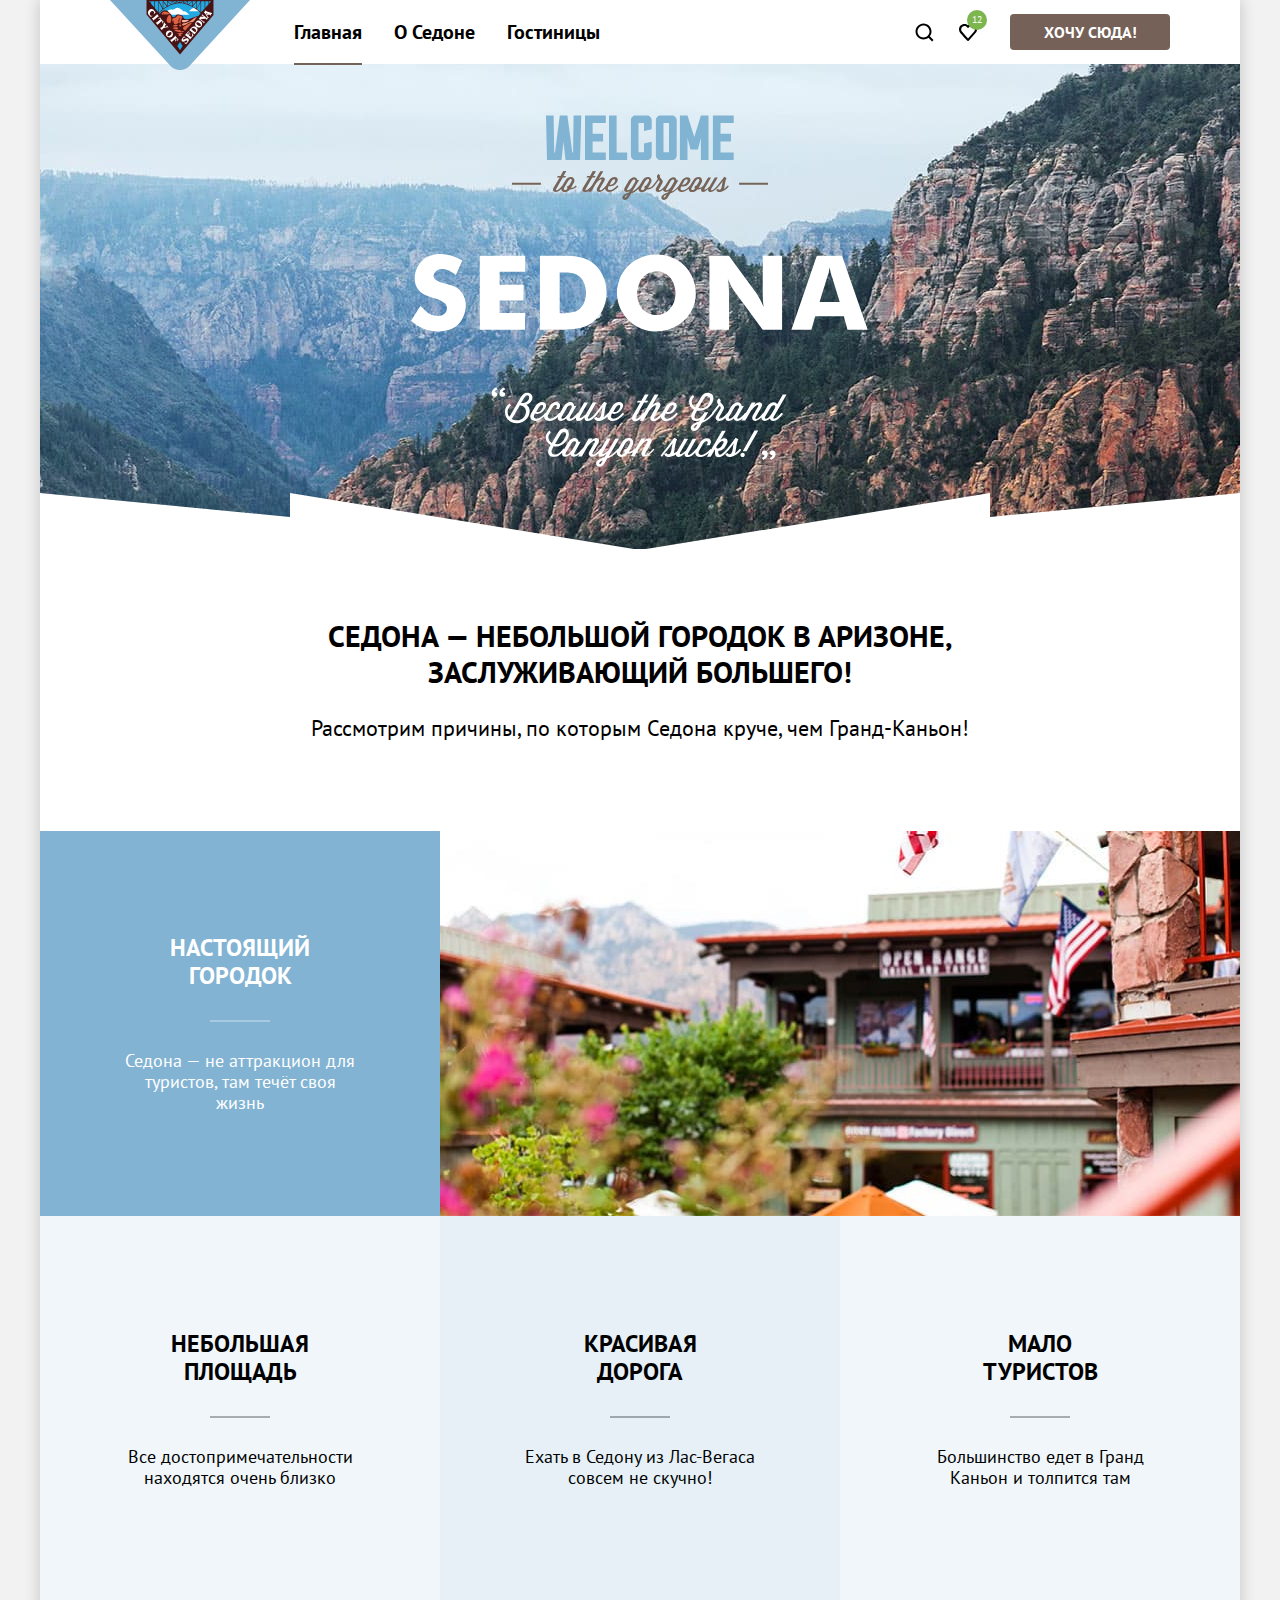
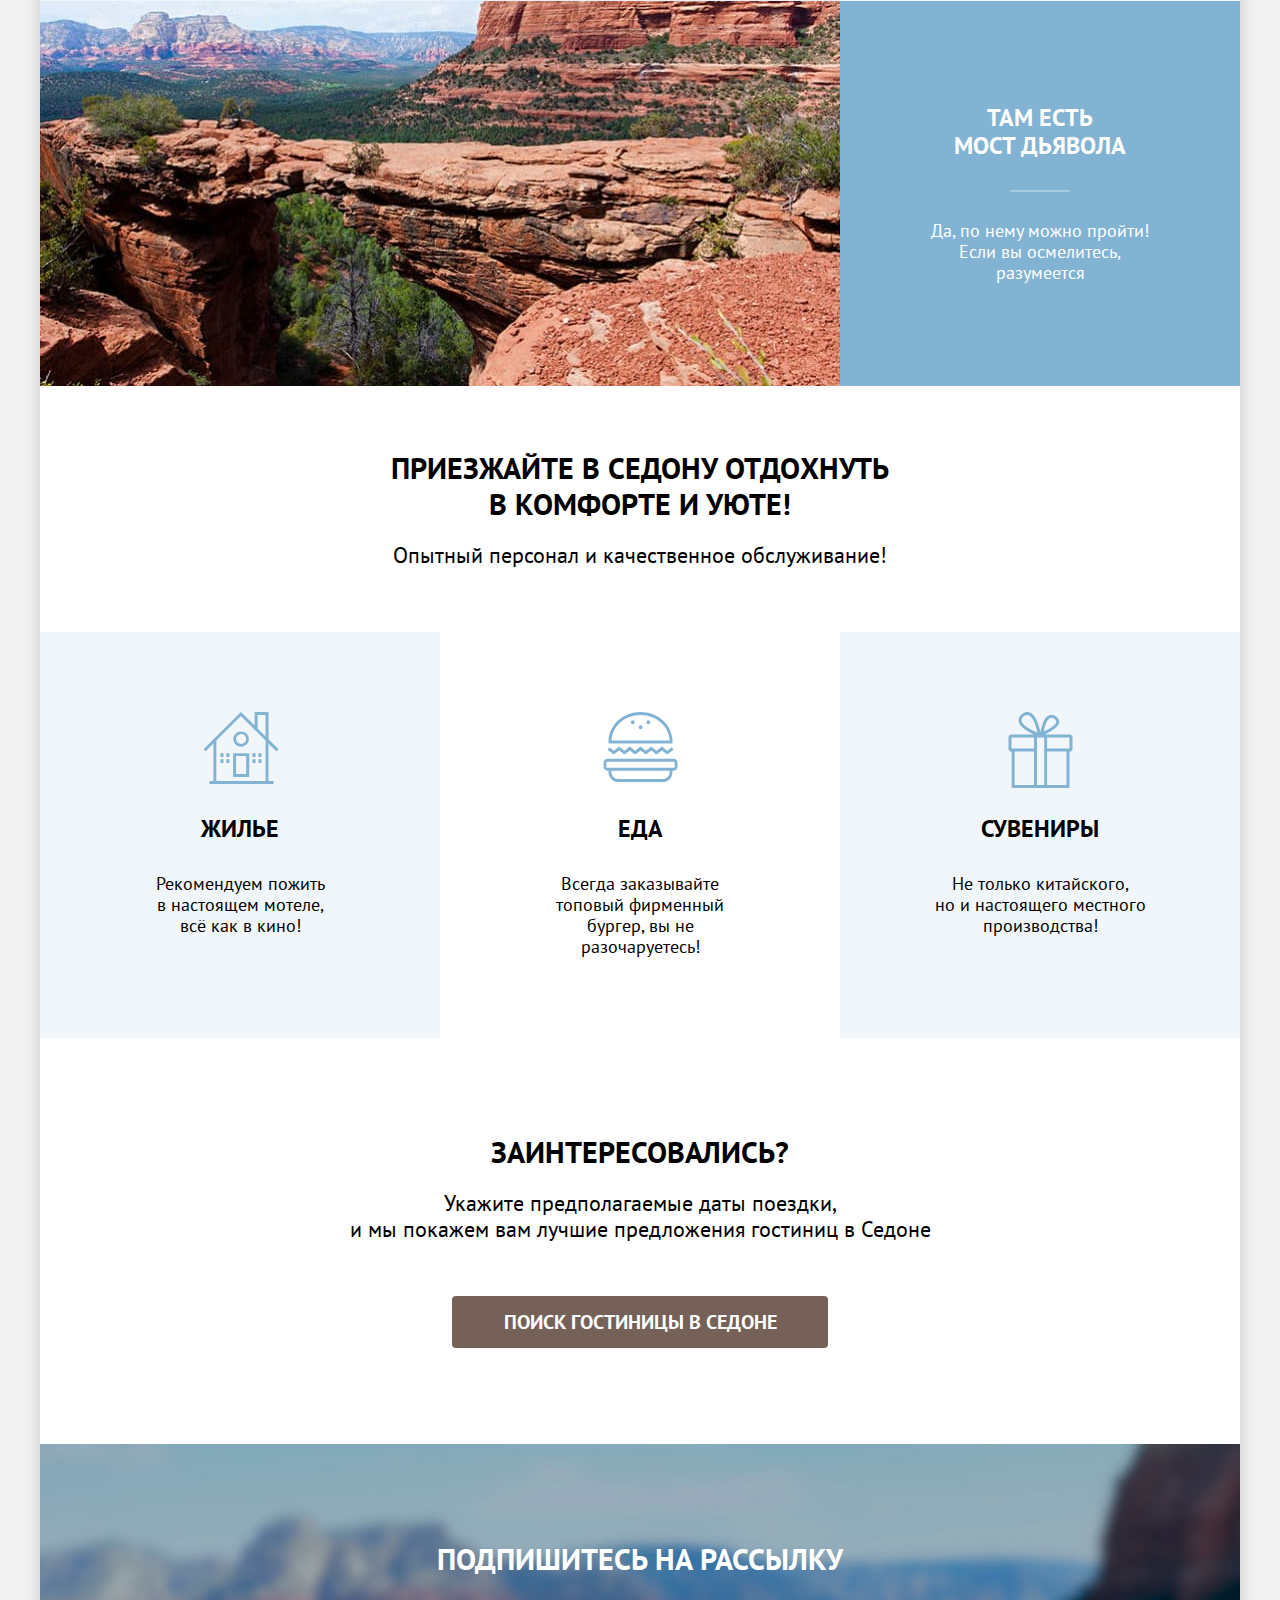
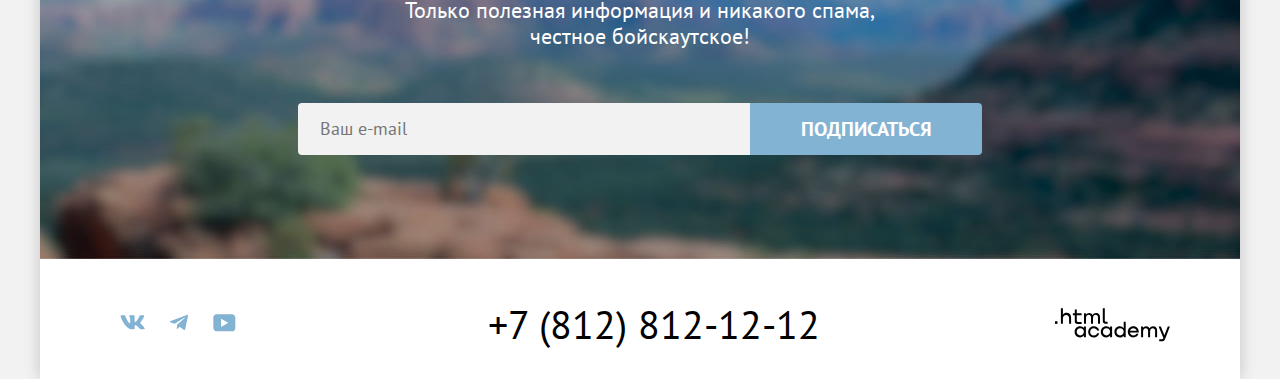
<file: index.html>
<!DOCTYPE html>
<html lang="ru">

  <head>
    <meta charset="utf-8">
    <title>HTML Academy: Седона</title>
    <link rel="stylesheet" href="styles/styles.css">
    <link rel="icon" type="image/png" sizes="32x32" href="images/favicon-32x32.png">
  </head>

  <body>
    <div class="container">
      <header class="page-header" data-test="header">
        <a aria-current="page" class="logo">
          <img class="logo-image" src="images/logo.svg" width="140" height="70" alt="логотип города Седона">
        </a>
        <nav>
          <ul class="navigation-list list-reset">
            <li class="navigation-item">
              <a class="navigation-link current">Главная</a>
            </li>
            <li class="navigation-item">
              <a class="navigation-link" href="about.html">О Седоне</a>
            </li>
            <li class="navigation-item">
              <a class="navigation-link" href="catalog.html">Гостиницы</a>
          </ul>
        </nav>
        <ul class="navigation-user list-reset">
          <li class="navigation-item">
            <a class="navigation-link-search" href="#">
              <svg class="navigation-image-search" width="20" height="20" viewBox="0 0 20 20" fill="none"
                xmlns="http://www.w3.org/2000/svg">
                <path
                  d="M19.5 18.0083L15.8 14.3287C16.8 13.0359 17.5 11.3453 17.5 9.4558C17.5 5.08011 13.9 1.5 9.5 1.5C5.1 1.5 1.5 5.17956 1.5 9.55525C1.5 13.9309 5.1 17.511 9.5 17.511C11.3 17.511 13 16.9144 14.4 15.8204L18.1 19.5L19.5 18.0083ZM9.5 15.5221C6.2 15.5221 3.5 12.837 3.5 9.55525C3.5 6.27348 6.2 3.5884 9.5 3.5884C12.8 3.5884 15.5 6.27348 15.5 9.55525C15.5 12.837 12.8 15.5221 9.5 15.5221Z" />
              </svg>
              <span class="visually-hidden">
                Поиск
              </span>
            </a>
          </li>
          <li class="navigation-item">
            <a class="navigation-link-likes" href="#">
              <svg class="navigation-image-likes" width="20" height="20" viewBox="0 0 20 20" fill="none"
                xmlns="http://www.w3.org/2000/svg">
                <path
                  d="M9.9 19C9.6 19 9.3 18.9 9.1 18.6C3.7 12.5 2.4 11.1 2.1 10.7C1.4 9.8 1 8.6 1 7.4C1 4.4 3.4 2 6.5 2C7.8 2 9 2.5 10 3.3C11 2.5 12.3 2 13.5 2C16.5 2 19 4.4 19 7.4C19 8.7 18.5 9.9 17.7 10.8L10.7 18.7C10.5 18.9 10.3 19 9.9 19ZM3.9 9.5C4.2 9.9 7.4 13.5 10 16.4L16.2 9.4C16.7 8.9 16.9 8.2 16.9 7.4C16.9 5.6 15.4 4.1 13.6 4.1C12.6 4.1 11.6 4.6 10.9 5.4C10.6 5.7 10.3 5.8 10 5.8C9.7 5.8 9.4 5.6 9.2 5.4C8.5 4.6 7.5 4.1 6.5 4.1C4.7 4.1 3.2 5.6 3.2 7.4C3.1 8.3 3.5 9 3.9 9.5C3.8 9.5 3.8 9.5 3.9 9.5Z" />
              </svg>
              <span class="visually-hidden">
                Отели в избранном
              </span>
              <span class="likes">12</span>
            </a>
          </li>
          <li class="navigation-item">
            <a class="navigation-link-button" href="#">Хочу сюда!</a>
          </li>
        </ul>
      </header>
      <main class="main-container main-index" data-test="main">
        <section class="hero" data-test="hero">
          <h1 class="visually-hidden">О городе Седона</h1>
          <figure class="hero-background">
            <img class="hero-image" src="images/hero-image.svg" width="458" height="352"
              alt="Welcome to the gorgeous Sedona because the Grand Canyon sucks">
          </figure>
        </section>
        <section class="advantages" data-test="advantages">
          <h2 class="advantages-title">Седона — небольшой городок в Аризоне, заслуживающий большего!</h2>
          <p class="advantages-description">Рассмотрим причины, по которым Седона круче, чем Гранд-Каньон!</p>
          <ul class="advantages-list list-reset">
            <li class="advantages-item advantages-item-full">
              <div class="advantages-item-box">
                <h3 class="advantages-item-title">Настоящий городок</h3>
                <p class="advantages-item-description">Седона — не аттракцион для туристов, там течёт своя жизнь</p>
              </div>
              <figure class="advantages-item-picture">
                <img class="advantages-photo-item" src="images/restorant.jpg" width="800" height="385"
                  alt="Ресторан в Седоне">
              </figure>
            </li>
            <li class="advantages-item advantages-item-light">
              <h3 class="advantages-item-title line-decoration">Небольшая площадь</h3>
              <p class="advantages-item-description">Все достопримечательности находятся очень близко</p>
            </li>
            <li class="advantages-item advantages-item-medium-light">
              <h3 class="advantages-item-title line-decoration">Красивая<br>дорога</h3>
              <p class="advantages-item-description">Ехать в Седону из Лас-Вегаса совсем не скучно!</p>
            </li>
            <li class="advantages-item advantages-item-light">
              <h3 class="advantages-item-title line-decoration">Мало<br>туристов</h3>
              <p class="advantages-item-description">Большинство едет в Гранд Каньон и толпится там</p>
            </li>
            <li class="advantages-item advantages-item-full advantages-item-reverse">
              <div class="advantages-item-box">
                <h3 class="advantages-item-title">Там есть<br>мост дьявола</h3>
                <p class="advantages-item-description">Да, по нему можно пройти! Если вы осмелитесь, разумеется</p>
              </div>
              <figure class="advantages-item-picture">
                <img class="advantages-photo-item" src="images/mountain.jpg" width="800" height="385"
                  alt="Горы в Седоне">
              </figure>
            </li>
          </ul>
        </section>
        <section class="services" data-test="service">
          <h2 class="services visually-hidden">Сервис</h2>
          <h3 class="services-title">Приезжайте в Седону отдохнуть<br>в комфорте и уюте!</h3>
          <p class="services-definition">Опытный персонал и качественное обслуживание!</p>
          <ul class="services-list list-reset">
            <li class="services-item house">
              <h4 class="services-name">Жилье</h4>
              <p class="services-description">Рекомендуем пожить<br>в настоящем мотеле,<br> всё как в кино!</p>
            </li>
            <li class="services-item light">
              <h4 class="services-name">Еда</h4>
              <p class="services-description">Всегда заказывайте<br>топовый фирменный бургер, вы не разочаруетесь!</p>
            </li>
            <li class="services-item souvenir">
              <h4 class="services-name">Сувениры</h4>
              <p class="services-description">Не только китайского,<br>но и настоящего местного производства!</p>
            </li>
          </ul>
        </section>
        <section class="search-hotels" data-test="search">
          <h2 class="search-hotels visually-hidden">Поиск Гостиниц</h2>
          <h3 class="search-title">Заинтересовались?</h3>
          <p class="search-description">Укажите предполагаемые даты поездки,<br>и мы покажем вам лучшие предложения
            гостиниц в Седоне</p>
          <a class="search-hotels-link" href="#">Поиск гостиницы в Седоне</a>
        </section>

        <section class="subscription subscription-photo">
          <div class="wrapper-subscription">
            <h2 class="subscription-title">Подпишитесь на рассылку</h2>
            <p class="subscription-description">Только полезная информация и никакого спама,<br> честное бойскаутское!
            </p>
            <form class="subscription-form" action="https://echo.htmlacademy.ru/" method="post">
              <label class="visually-hidden" for="subscription-email">Укажите ваш email</label>
              <input class="field" placeholder="Ваш e-mail" type="email" name="subscriber-email" id="subscription-email"
                required>
              <button class="button subscription-button" type="submit">Подписаться</button>
            </form>
          </div>
        </section>
      </main>
      <footer class="page-footer" data-test="footer">
        <h2 class="visually-hidden">Контакты</h2>
        <ul class="social-list list-reset">
          <li class="social-item">
            <a class="social-link" href="https://vk.com/htmlacademy">
              <span class="visually-hidden">Вконтакте</span>
              <svg class="social" width="25" height="15" viewBox="0 0 25 15" fill="none"
                xmlns="http://www.w3.org/2000/svg">
                <path fill-rule="evenodd" clip-rule="evenodd"
                  d="M24.1164 1.80445C24.2824 1.25845 24.1164 0.856445 23.3214 0.856445H20.6964C20.0284 0.856445 19.7204 1.20345 19.5534 1.58645C19.5534 1.58645 18.2184 4.78245 16.3274 6.85845C15.7154 7.46045 15.4374 7.65145 15.1034 7.65145C14.9364 7.65145 14.6854 7.46045 14.6854 6.91345V1.80445C14.6854 1.14845 14.5014 0.856445 13.9454 0.856445H9.81738C9.40038 0.856445 9.14938 1.16045 9.14938 1.44945C9.14938 2.07045 10.0954 2.21445 10.1924 3.96245V7.76045C10.1924 8.59345 10.0394 8.74444 9.70538 8.74444C8.81538 8.74444 6.65038 5.53345 5.36538 1.85945C5.11638 1.14445 4.86438 0.856445 4.19338 0.856445H1.56638C0.816382 0.856445 0.666382 1.20345 0.666382 1.58645C0.666382 2.26845 1.55638 5.65645 4.81138 10.1374C6.98138 13.1974 10.0364 14.8564 12.8194 14.8564C14.4884 14.8564 14.6944 14.4884 14.6944 13.8534V11.5404C14.6944 10.8034 14.8524 10.6564 15.3814 10.6564C15.7714 10.6564 16.4384 10.8484 17.9964 12.3234C19.7764 14.0724 20.0694 14.8564 21.0714 14.8564H23.6964C24.4464 14.8564 24.8224 14.4884 24.6064 13.7604C24.3684 13.0364 23.5184 11.9854 22.3914 10.7384C21.7794 10.0284 20.8614 9.26345 20.5824 8.88045C20.1934 8.38945 20.3044 8.17044 20.5824 7.73345C20.5824 7.73345 23.7824 3.30745 24.1154 1.80445H24.1164Z" />
              </svg>

            </a>

          </li>
          <li class="social-item">
            <a class="social-link" href="https://t.me/htmlacademy">
              <span class="visually-hidden">Телеграм</span>
              <svg class="social social-telegram" width="18" height="16" viewBox="0 0 18 16" fill="none"
                xmlns="http://www.w3.org/2000/svg">
                <path
                  d="M16.785 0.955705L0.840489 7.1042C-0.247661 7.54126 -0.241365 8.14828 0.640845 8.41897L4.73445 9.69597L14.2058 3.72014C14.6537 3.44766 15.0629 3.59424 14.7265 3.89281L7.05283 10.8183H7.05103L7.05283 10.8192L6.77045 15.0387C7.18413 15.0387 7.36669 14.8489 7.59871 14.625L9.58705 12.6915L13.7229 15.7464C14.4855 16.1664 15.0332 15.9506 15.2229 15.0405L17.9379 2.2453C18.2158 1.13107 17.5126 0.626562 16.785 0.955705Z" />
              </svg>

            </a>
          </li>
          <li class="social-item">
            <a class="social-link" href="https://www.youtube.com/user/htmlacademyru">
              <span class="visually-hidden">Ютуб</span>
              <svg class="social social-youtube" width="23" height="18" viewBox="0 0 23 18" fill="none"
                xmlns="http://www.w3.org/2000/svg">
                <path
                  d="M18.9402 0.356445H3.50738C1.64668 0.356445 0.333252 1.9502 0.333252 3.75645V13.8502C0.333252 15.7627 1.64668 17.3564 3.50738 17.3564H19.1591C20.8009 17.3564 22.3333 15.7627 22.3333 13.9564V3.75645C22.1143 1.9502 20.8009 0.356445 18.9402 0.356445ZM7.99494 12.8939V4.81894L15.3283 8.85645L7.99494 12.8939Z" />
              </svg>

            </a>

          </li>
        </ul>
        <a class="contacts-phone" href="tel:+78128121212">+7 (812) 812-12-12</a>
        <a class="htmlacademy-link" href="http://htmlacademy.ru"><span class="visually-hidden">.htmlacademy</span>
          <svg width="115" height="34" viewBox="0 0 115 34" fill="none" xmlns="http://www.w3.org/2000/svg">
            <path d="M0 13.2564V15.8564H2.5V13.2564H0Z" />
            <path
              d="M11.6 4.85645C10 4.85645 8.8 5.55645 8 6.55645H7.9V0.356445H5.9V15.8564H7.9V10.5564C7.9 8.45645 9.2 6.95645 11.2 6.95645C13 6.95645 14.1 8.35645 14.1 10.1564V15.8564H16.1V9.75644C16.2 6.75644 14.3 4.85645 11.6 4.85645Z" />
            <path
              d="M26.6 5.15645H21.8V1.45645H19.8V5.25645H17.9V7.25645H19.8V13.2564C19.8 14.9564 20.8 15.9564 22.5 15.9564H26.6V13.9564H22.9C22.2 13.9564 21.8 13.5564 21.8 12.8564V7.15645H26.6V5.15645Z" />
            <path
              d="M41.1 4.95645C39.5 4.95645 38.2 5.75644 37.6 7.05645H37.5C36.9 5.85645 35.7 4.95645 34.1 4.95645C32.7 4.95645 31.6 5.75645 31 6.75645H30.9V5.15645H29V15.7564H31V10.3564C31 8.35645 32 6.85645 33.6 6.85645C35.1 6.85645 36 7.85645 36 9.45645V15.7564H38V10.1564C38 7.75645 39.4 6.85645 40.6 6.85645C42.1 6.85645 43 7.85645 43 9.45645V15.7564H45V9.25644C45.1 6.75644 43.6 4.95645 41.1 4.95645Z" />
            <path
              d="M47.8 13.0564C47.8 14.7564 48.8 15.7564 50.6 15.7564H52.6V13.7564H50.9C50.2 13.7564 49.8 13.3564 49.8 12.6564V0.356445H47.8V13.0564Z" />
            <path
              d="M28.9 20.0564C28 18.9564 26.7 18.2564 25 18.2564C21.9 18.2564 19.6 20.5564 19.6 23.8564C19.6 27.1564 21.9 29.4564 25 29.4564C26.8 29.4564 28 28.6564 28.8 27.5564H28.9V29.1564H30.9V18.5564H28.9V20.0564ZM25.3 27.4564C23.1 27.4564 21.7 25.8564 21.7 23.8564C21.7 21.8564 23.1 20.2564 25.3 20.2564C27.5 20.2564 28.9 21.8564 28.9 23.8564C28.9 25.7564 27.5 27.4564 25.3 27.4564Z" />
            <path
              d="M44.2 22.3564C43.7 19.9564 41.6 18.2564 38.8 18.2564C35.4 18.2564 33.2 20.7564 33.2 23.8564C33.2 26.9564 35.4 29.4564 38.8 29.4564C41.6 29.4564 43.7 27.6564 44.2 25.2564H42.1C41.7 26.5564 40.4 27.5564 38.8 27.5564C36.6 27.5564 35.2 25.9564 35.2 23.9564C35.2 21.9564 36.6 20.3564 38.8 20.3564C40.4 20.3564 41.6 21.3564 42.1 22.5564H44.2V22.3564Z" />
            <path
              d="M55.1 20.0564C54.2 18.9564 52.9 18.2564 51.2 18.2564C48.1 18.2564 45.8 20.5564 45.8 23.8564C45.8 27.1564 48.1 29.4564 51.2 29.4564C53 29.4564 54.2 28.6564 55 27.5564H55.1V29.1564H57.1V18.5564H55.1V20.0564ZM51.5 27.4564C49.3 27.4564 47.9 25.8564 47.9 23.8564C47.9 21.8564 49.3 20.2564 51.5 20.2564C53.7 20.2564 55.1 21.8564 55.1 23.8564C55.1 25.7564 53.6 27.4564 51.5 27.4564Z" />
            <path
              d="M68.7 20.1564C67.8 19.0564 66.5 18.2564 64.8 18.2564C61.7 18.2564 59.4 20.5564 59.4 23.8564C59.4 27.1564 61.6 29.4564 64.8 29.4564C66.5 29.4564 67.8 28.6564 68.6 27.6564H68.7V29.1564H70.7V13.7564H68.7V20.1564ZM65.1 27.4564C62.9 27.4564 61.5 25.8564 61.5 23.8564C61.5 21.8564 62.9 20.2564 65.1 20.2564C67.3 20.2564 68.7 21.8564 68.7 23.8564C68.6 25.8564 67.2 27.4564 65.1 27.4564Z" />
            <path
              d="M78.3 18.2564C75 18.2564 72.8 20.7564 72.8 23.8564C72.8 26.8564 74.9 29.4564 78.3 29.4564C80.8 29.4564 82.8 28.1564 83.5 25.8564H81.4C80.9 26.8564 79.8 27.4564 78.4 27.4564C76.5 27.4564 75.1 26.1564 75 24.5564H83.8C84 20.9564 81.8 18.2564 78.3 18.2564ZM78.3 20.1564C80 20.1564 81.3 21.1564 81.6 22.7564H75.1C75.4 21.2564 76.6 20.1564 78.3 20.1564Z" />
            <path
              d="M98.2 18.2564C96.6 18.2564 95.3 19.0564 94.6 20.2564H94.5C93.9 19.0564 92.7 18.2564 91.1 18.2564C89.7 18.2564 88.6 18.9564 88 20.0564V18.5564H86.1V29.1564H88.1V23.7564C88.1 21.7564 89.1 20.3564 90.7 20.2564C92.2 20.2564 93.1 21.2564 93.1 22.8564V29.1564H95.1V23.5564C95.1 21.1564 96.5 20.2564 97.7 20.2564C99.2 20.2564 100.1 21.2564 100.1 22.8564V29.1564H102.1V22.6564C102.2 20.0564 100.7 18.2564 98.2 18.2564Z" />
            <path
              d="M109.4 27.3564L105.8 18.4564H103.6L108.4 30.0564C108.1 30.9564 107.7 31.2564 106.7 31.2564H104.2V33.2564H106.7C108.5 33.2564 109.5 32.4564 110.2 30.6564L114.9 18.4564H112.8L109.4 27.3564Z" />
          </svg>
        </a>
      </footer>
      <div class="modal-shadow">
        <div class="modal-container" data-test="modal">
          <div class="modal modal-auth">
            <button class="modal-close-button" type="button">
              <span class="visually-hidden">Закрыть</span>
            </button>
            <section class="modal-content">
              <h2 class="modal-title">Поиск гостиницы в Седоне</h2>
              <form class="form search-form" action="https://echo.htmlacademy.ru/" method="post">
                <div class="form-row">
                  <label class="search-form-label" for="search-date-from">
                    <span class="search-text">Дата заезда:</span>
                  </label>
                  <div class="search-form-container date-from">
                    <div class="wrapper-modal-container">
                      <input class="controls-modal modal-date-from" id="search-date-from" name="modal-date-from"
                        type="text" value="27 апреля 2020" placeholder="Укажите дату" required>
                    </div>
                    <p class="date-from-error">Мы не можем отправить вас в прошлое.</p>
                  </div>
                </div>
                <div class="form-row">
                  <label class="search-form-label" for="search-date-to">
                    <span class="search-text">Дата выезда:</span>
                  </label>
                  <div class="search-form-container date-to">
                    <div class="wrapper-modal-container">
                      <input class="controls-modal modal-date-to" id="search-date-to" name="modal-date-to" type="text"
                        value="1 сентября 2023" placeholder="Укажите дату">
                    </div>
                    <p class="date-to-success">На эти даты есть свободные номера. Пока есть.</p>
                  </div>
                </div>
                <div class="form-group">
                  <div class="form-row">
                    <label class="adults-check" for="check-adults">
                      <span class="adults-text">Взрослые:</span>
                    </label>
                    <div class="container-check adults">
                      <button class="modal-count" type="button">
                        <span class="visually-hidden">Меньше взрослых</span>
                        <svg class="icon-minus" width="14" height="2" viewBox="0 0 14 2" fill="none"
                          xmlns="http://www.w3.org/2000/svg">
                          <path d="M0 0L0 2L14 2V0L0 0Z" />
                        </svg>
                      </button>
                      <input class="input-adults" id="check-adults" name="count-adults" type="number" value="2"
                        required>
                      <button class="modal-count" type="button">
                        <span class="visually-hidden">Больше взрослых</span>
                        <svg width="14" height="14" viewBox="0 0 14 14" fill="none" xmlns="http://www.w3.org/2000/svg">
                          <path d="M14 6H8V0H6V6H0V8H6V14H8V8H14V6Z" />
                        </svg>
                      </button>
                    </div>
                  </div>
                  <div class="form-row">
                    <label class="children-check" for="check-children">
                      <span class="children-text">Дети:</span>
                    </label>
                    <div class="tooltip">
                      <button class="tooltip-icon">
                        <svg width="2" height="12" viewBox="0 0 2 12" fill="none" xmlns="http://www.w3.org/2000/svg">
                          <path fill-rule="evenodd" clip-rule="evenodd" d="M0 0H2V2H0V0ZM2 12H0V3H2V12Z" fill="white" />
                        </svg>
                      </button>
                      <span class="tooltip-body">
                        Укажите количество детей, которые будут с вами, возраст которых от 6 до 18 лет. Дети до 6 лет
                        размещаются бесплатно.
                      </span>
                    </div>
                    <div class="container-check children">
                      <button class="modal-count" type="button">
                        <span class="visually-hidden">Меньше детей</span>
                        <svg class="icon-minus" width="14" height="2" viewBox="0 0 14 2" fill="none"
                          xmlns="http://www.w3.org/2000/svg">
                          <path d="M0 0L0 2L14 2V0L0 0Z" />
                        </svg>
                      </button>
                      <input class="input-children" id="check-children" name="count-children" type="number" value="2">
                      <button class="modal-count" type="button">
                        <span class="visually-hidden">Больше детей</span>
                        <svg width="14" height="14" viewBox="0 0 14 14" fill="none" xmlns="http://www.w3.org/2000/svg">
                          <path d="M14 6H8V0H6V6H0V8H6V14H8V8H14V6Z" />
                        </svg>
                      </button>
                    </div>
                  </div>
                </div>
                <button class="modal-submit" type="submit">Найти</button>
              </form>
            </section>
          </div>
        </div>
      </div>
    </div>
  </body>

</html>
</file>
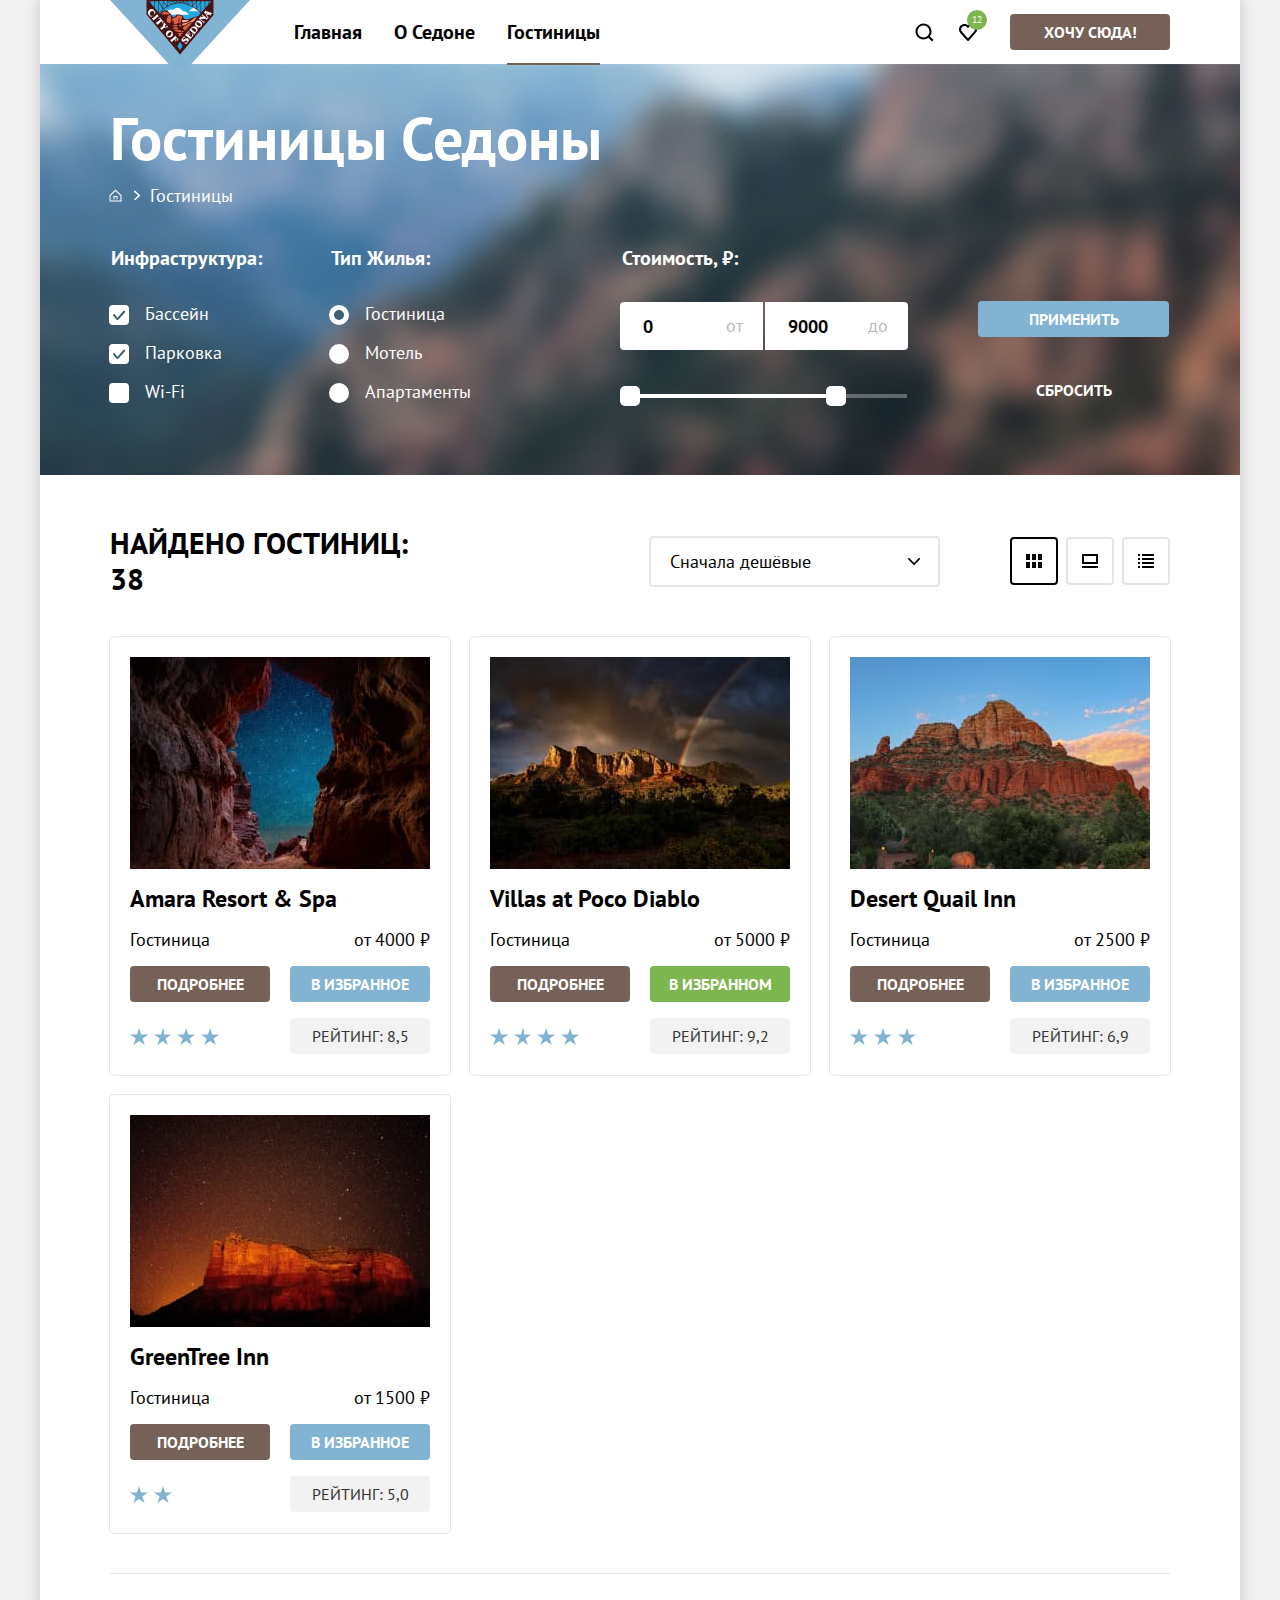
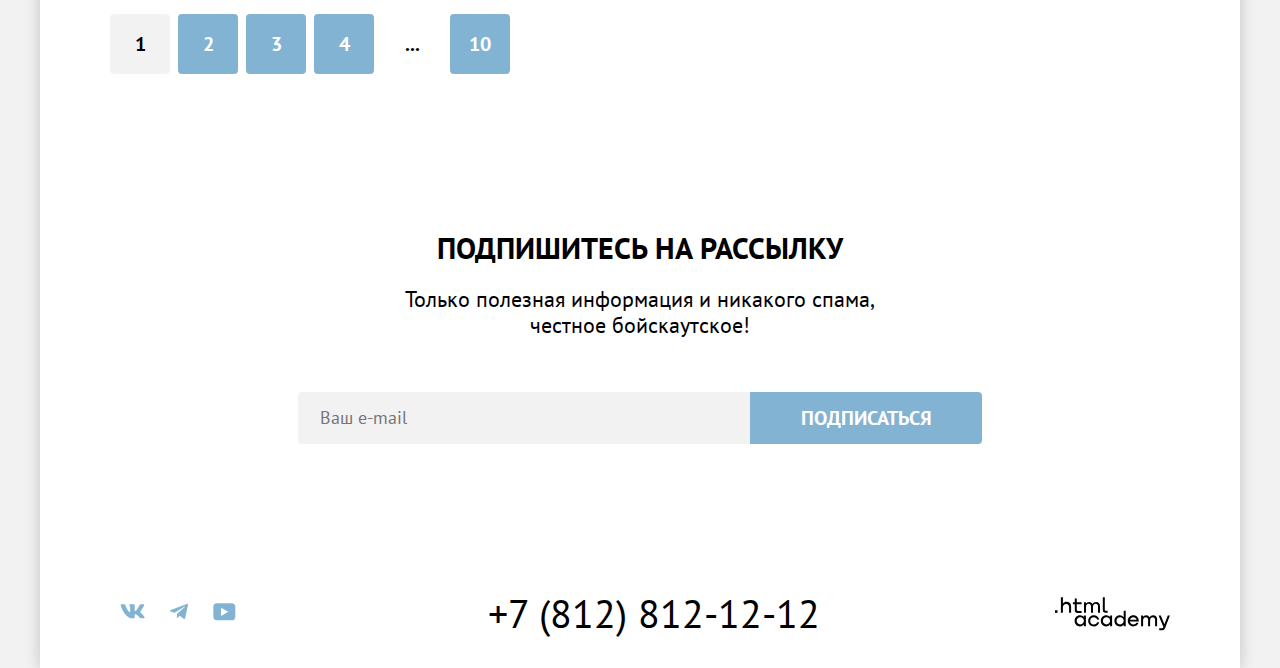
<file: catalog.html>
<!DOCTYPE html>
<html lang="ru">

  <head>
    <meta charset="utf-8">
    <title>HTML Academy: Седона</title>
    <link rel="stylesheet" href="styles/styles.css">
    <link rel="icon" type="image/png" sizes="32x32" href="images/favicon-32x32.png">
  </head>

  <body>
    <div class="container">
      <header class="page-header" data-test="header">
        <a aria-current="page" class="logo">
          <img class="logo-image" src="images/logo.svg" width="140" height="70" alt="логотип города Седона">
        </a>
        <nav>
          <ul class="navigation-list list-reset">
            <li class="navigation-item">
              <a class="navigation-link" href="index.html">Главная</a>
            </li>
            <li class="navigation-item">
              <a class="navigation-link" href="about.html">О Седоне</a>
            </li>
            <li class="navigation-item">
              <a class="navigation-link current">Гостиницы</a>
          </ul>
        </nav>
        <ul class="navigation-user list-reset">
          <li class="navigation-item">
            <a class="navigation-link-search" href="#">
              <svg class="navigation-image-search" width="20" height="20" viewBox="0 0 20 20" fill="none"
                xmlns="http://www.w3.org/2000/svg">
                <path
                  d="M19.5 18.0083L15.8 14.3287C16.8 13.0359 17.5 11.3453 17.5 9.4558C17.5 5.08011 13.9 1.5 9.5 1.5C5.1 1.5 1.5 5.17956 1.5 9.55525C1.5 13.9309 5.1 17.511 9.5 17.511C11.3 17.511 13 16.9144 14.4 15.8204L18.1 19.5L19.5 18.0083ZM9.5 15.5221C6.2 15.5221 3.5 12.837 3.5 9.55525C3.5 6.27348 6.2 3.5884 9.5 3.5884C12.8 3.5884 15.5 6.27348 15.5 9.55525C15.5 12.837 12.8 15.5221 9.5 15.5221Z" />
              </svg>
              <span class="visually-hidden">
                Поиск
              </span>
            </a>
          </li>
          <li class="navigation-item">
            <a class="navigation-link-likes" href="#">
              <svg class="navigation-image-likes" width="20" height="20" viewBox="0 0 20 20" fill="none"
                xmlns="http://www.w3.org/2000/svg">
                <path
                  d="M9.9 19C9.6 19 9.3 18.9 9.1 18.6C3.7 12.5 2.4 11.1 2.1 10.7C1.4 9.8 1 8.6 1 7.4C1 4.4 3.4 2 6.5 2C7.8 2 9 2.5 10 3.3C11 2.5 12.3 2 13.5 2C16.5 2 19 4.4 19 7.4C19 8.7 18.5 9.9 17.7 10.8L10.7 18.7C10.5 18.9 10.3 19 9.9 19ZM3.9 9.5C4.2 9.9 7.4 13.5 10 16.4L16.2 9.4C16.7 8.9 16.9 8.2 16.9 7.4C16.9 5.6 15.4 4.1 13.6 4.1C12.6 4.1 11.6 4.6 10.9 5.4C10.6 5.7 10.3 5.8 10 5.8C9.7 5.8 9.4 5.6 9.2 5.4C8.5 4.6 7.5 4.1 6.5 4.1C4.7 4.1 3.2 5.6 3.2 7.4C3.1 8.3 3.5 9 3.9 9.5C3.8 9.5 3.8 9.5 3.9 9.5Z" />
              </svg>
              <span class="visually-hidden">
                Отели в избранном
              </span>
              <span class="likes">12</span>
            </a>
          </li>
          <li class="navigation-item">
            <a class="navigation-link-button" href="#">Хочу сюда!</a>
          </li>
        </ul>
      </header>

      <main class="main-inner main-container" data-test="main">
        <div class="page-container inner" data-test="search">
          <h1 class="inner-header-title">Гостиницы Седоны</h1>
          <header class="inner-header">
            <ul class="breadcrumbs list-reset">
              <li class="breadcrumbs-item">
                <a class="breadcrumbs-link" href="index.html">
                  <span class="visually-hidden">Главная</span>
                  <svg width="13" height="13" viewBox="0 0 13 13" fill="none" xmlns="http://www.w3.org/2000/svg">
                    <path
                      d="M6.5 0.5L0.5 6.30006V12.5001H12.5V6.30006L6.5 0.5ZM11.5 11.5001H1.5V6.70005L6.5 1.9L11.5 6.70005V11.5001Z" />
                    <path d="M4.5 10.5001H5.5V8.00005H7.5V10.5001H8.5V7.00005H4.5V10.5001Z" />
                  </svg>
                </a>

              </li>
              <li class="breadcrumbs-item">
                <a class="breadcrumbs-link">Гостиницы</a>
              </li>
            </ul>

            <h2 class="catalog-hotels visually-hidden"> Фильтр гостиниц</h2>
            <form class="catalog-filter list-reset" action="https://echo.htmlacademy.ru/" method="get">
              <div class="wrapper">
                <fieldset class="catalog-filter-group">
                  <legend class="catalog-filter-title">Инфраструктура:</legend>
                  <ul class="catalog-filter-list list-reset">
                    <li class="catalog-filter-item">
                      <label class="control">
                        <input class="visually-hidden control-input" type="checkbox" name="pool" checked>
                        <span class="control-mark"></span>
                        Бассейн
                      </label>
                    </li>
                    <li class="catalog-filter-item">
                      <label class="control">
                        <input class="visually-hidden control-input" type="checkbox" name="parking" checked>
                        <span class="control-mark"></span>

                        Парковка
                      </label>
                    </li>
                    <li class="catalog-filter-item">
                      <label class="control">
                        <input class="visually-hidden control-input" type="checkbox" name="wifi">
                        <span class="control-mark"></span>

                        Wi-Fi
                      </label>
                    </li>
                  </ul>
                </fieldset>
                <fieldset class="catalog-filter-group">
                  <legend class="catalog-filter-title">Тип Жилья:</legend>
                  <ul class="catalog-filter-list list-reset">
                    <li class="catalog-filter-item">
                      <label class="control">
                        <input class="visually-hidden control-input" type="radio" name="product-group" value="hotels"
                          checked>
                        <span class="control-mark"></span>

                        Гостиница
                      </label>
                    </li>
                    <li class="catalog-filter-item">
                      <label class="control">
                        <input class="visually-hidden control-input" type="radio" name="product-group" value="motel">
                        <span class="control-mark"></span>

                        Мотель
                      </label>
                    </li>
                    <li class="catalog-filter-item">
                      <label class="control">
                        <input class="visually-hidden control-input" type="radio" name="product-group"
                          value="apartments">
                        <span class="control-mark"></span>

                        Апартаменты
                      </label>
                    </li>
                  </ul>
                </fieldset>

                <fieldset class="catalog-filter-price">
                  <legend class="price-title">Стоимость, ₽:</legend>
                  <div class="range">
                    <div class="range-wrapper-inputs">
                      <label class="min-price-label"><input class="range-input min-price" type="number" value="0"
                          name="min-price"><span class="visually-hidden">Минимальное значение</span>
                      </label>
                      <label class="max-price-label"><input class="range-input max-price" type="number" value="9000"
                          name="max-price"><span class="visually-hidden">Максимальное значение</span>
                      </label>
                    </div>
                    <div class="range-scale">
                      <div class="range-bar">
                        <button class="range-toggle toggle-min" type="button">
                          <span class="visually-hidden">Изменить минимальную цену</span>
                        </button>
                        <button class="range-toggle toggle-max" type="button">
                          <span class="visually-hidden">Изменить максимальную цену</span>
                        </button>
                      </div>
                    </div>
                  </div>
                </fieldset>
                <div class="wrapper-filter-buttons">
                  <button class="filter" type="submit">Применить</button>
                  <button class="filter filter-passive" type="reset">Сбросить</button>
                </div>
              </div>
            </form>
          </header>
        </div>
        <section>
          <div class="result" data-test="filter">
            <h2 class="result-title"> Найдено гостиниц: <span class="counter-hotels">38</span></h2>
            <select class="select-control" aria-label="Сортировка">
              <option value="cheap">Сначала дешёвые</option>
              <option value="popular">Сначала популярные</option>
              <option value="expensive">Сначала дорогие</option>
            </select>
            <div class="options-search">
              <a class="options-button options-button-current" href="#">
                <span class="visually-hidden">Показать карточки</span>
                <svg class="options-view" width="16" height="14" viewBox="0 0 16 14" fill="none"
                  xmlns="http://www.w3.org/2000/svg">
                  <g clip-path="url(#clip0_101112_169)">
                    <path d="M4 0H0V6H4V0Z" fill="black" />
                    <path d="M16 0H12V6H16V0Z" fill="black" />
                    <path d="M10 0H6V6H10V0Z" fill="black" />
                    <path d="M4 8H0V14H4V8Z" fill="black" />
                    <path d="M16 8H12V14H16V8Z" fill="black" />
                    <path d="M10 8H6V14H10V8Z" fill="black" />
                  </g>
                  <defs>
                    <clipPath id="clip0_101112_169">
                      <rect width="16" height="14" fill="white" />
                    </clipPath>
                  </defs>
                </svg>
              </a>
              <a class="options-button" href="#">
                <span class="visually-hidden">Показать на весь экран</span>
                <svg class="options-view" width="16" height="14" viewBox="0 0 16 14" fill="none"
                  xmlns="http://www.w3.org/2000/svg">
                  <path d="M16 12H0V14H16V12Z" fill="black" />
                  <path d="M14 2V8H2V2H14ZM16 0H0V10H16V0Z" fill="black" />
                </svg>
              </a>
              <a class="options-button" href="#">
                <span class="visually-hidden">Показать список</span>
                <svg class="options-view" width="16" height="14" viewBox="0 0 16 14" fill="none"
                  xmlns="http://www.w3.org/2000/svg">
                  <path d="M2 0H0V2H2V0Z" fill="black" />
                  <path d="M16 0H4V2H16V0Z" fill="black" />
                  <path d="M2 4H0V6H2V4Z" fill="black" />
                  <path d="M16 4H4V6H16V4Z" fill="black" />
                  <path d="M2 8H0V10H2V8Z" fill="black" />
                  <path d="M16 8H4V10H16V8Z" fill="black" />
                  <path d="M2 12H0V14H2V12Z" fill="black" />
                  <path d="M16 12H4V14H16V12Z" fill="black" />
                </svg>
              </a>
            </div>
          </div>

          <ul class="hotels-list list-reset" data-test="catalog">
            <li class="hotel-card">
              <a class="hotel-card-link" href="#">
                <img class="hotel-image" src="images/hotel-1.jpg" width="300" height="212"
                  alt="звездное небо сквозь горы">
              </a>
              <h3 class="hotel-card-title">
                <a class="hotel-card-name" href="#">Amara Resort &amp; Spa</a>
              </h3>
              <div class="product-row">
                <span class="hotel-card-type">Гостиница</span>
                <b class="hotel-card-price"> от 4000 ₽</b>
              </div>
              <div class="product-row">
                <a class="hotel-card-button" href="#">Подробнее</a>
                <button class="hotel-card-button favorites" type="button">В избранное</button>
              </div>
              <div class="product-row">
                <span class="hotel-stars four-stars"></span>
                <p class="hotel-rating">Рейтинг: 8,5</p>
              </div>
            </li>

            <li class="hotel-card">
              <a class="hotel-card-link" href="#">
                <img class="hotel-image" src="images/hotel-2.jpg" width="300" height="212"
                  alt="горы сразу после дождя с радугой и черными тучами">
              </a>
              <h3 class="hotel-card-title">
                <a class="hotel-card-name" href="#">Villas at Poco Diablo</a>
              </h3>
              <div class="product-row">
                <span class="hotel-card-type">Гостиница</span>
                <b class="hotel-card-price"> от 5000 ₽</b>
              </div>
              <div class="product-row">
                <a class="hotel-card-button" href="#">Подробнее</a>
                <button class="hotel-card-button in-favorites" type="button">В избранном</button>
              </div>
              <div class="product-row">
                <span class="hotel-stars four-stars"></span>
                <p class="hotel-rating">Рейтинг: 9,2</p>
              </div>
            </li>

            <li class="hotel-card">
              <a class="hotel-card-link" href="#">
                <img class="hotel-image" src="images/hotel-3.jpg" width="300" height="212"
                  alt="рельефная гора в солнечный день">
              </a>
              <h3 class="hotel-card-title">
                <a class="hotel-card-name" href="#">Desert Quail Inn</a>
              </h3>
              <div class="product-row">
                <span class="hotel-card-type">Гостиница</span>
                <b class="hotel-card-price"> от 2500 ₽</b>
              </div>
              <div class="product-row">
                <a class="hotel-card-button" href="#">Подробнее</a>
                <button class="hotel-card-button favorites" type="button">В избранное</button>
              </div>
              <div class="product-row">
                <span class="hotel-stars three-stars"></span>
                <p class="hotel-rating">Рейтинг: 6,9</p>
              </div>
            </li>

            <li class="hotel-card">
              <a class="hotel-card-link" href="#">
                <img class="hotel-image" src="images/hotel-4.jpg" width="300" height="212"
                  alt="звездное небо и горы с красным оттенком">
              </a>
              <h3 class="hotel-card-title">
                <a class="hotel-card-name" href="#">GreenTree Inn</a>
              </h3>
              <div class="product-row">
                <span class="hotel-card-type">Гостиница</span>
                <b class="hotel-card-price"> от 1500 ₽</b>
              </div>
              <div class="product-row">
                <a class="hotel-card-button" href="#">Подробнее</a>
                <button class="hotel-card-button favorites" type="button">В избранное</button>
              </div>
              <div class="product-row">
                <span class="hotel-stars two-stars"></span>
                <p class="hotel-rating">Рейтинг: 5,0</p>
              </div>
            </li>
          </ul>

          <ul class="pagination list-reset">
            <li class="pagination-item pagination-current">
              <a class="pagination-link">1</a>
            </li>
            <li class="pagination-item">
              <a class="pagination-link" href="#">2</a>
            </li>
            <li class="pagination-item">
              <a class="pagination-link" href="#">3</a>
            </li>
            <li class="pagination-item">
              <a class="pagination-link" href="#">4</a>
            </li>
            <li class="pagination-item all">
              <a class="pagination-link" href="#">...</a>
            </li>
            <li class="pagination-item">
              <a class="pagination-link" href="#">10</a>
            </li>
          </ul>
        </section>


        <section class="subscription" data-test="subscribe">
          <h2 class="subscription-title hotels-subscription">Подпишитесь на рассылку</h2>
          <p class="subscription-description hotels-subscription">Только полезная информация и никакого спама,
            честное бойскаутское!</p>
          <form class="subscription-form" action="https://echo.htmlacademy.ru/" method="post">
            <label class="visually-hidden" for="subscription-email">Укажите ваш email</label>
            <input class="field" placeholder="Ваш e-mail" type="email" name="subscriber-email" id="subscription-email"
              required>
            <button class="button subscription-button" type="submit">Подписаться</button>
          </form>
        </section>
      </main>



      <footer class="page-footer" data-test="footer">
        <h2 class="visually-hidden">Контакты</h2>
        <ul class="social-list list-reset">
          <li class="social-item">
            <a class="social-link" href="https://vk.com/htmlacademy">
              <span class="visually-hidden">Вконтакте</span>
              <svg class="social" width="25" height="15" viewBox="0 0 25 15" fill="none"
                xmlns="http://www.w3.org/2000/svg">
                <path fill-rule="evenodd" clip-rule="evenodd"
                  d="M24.1164 1.80445C24.2824 1.25845 24.1164 0.856445 23.3214 0.856445H20.6964C20.0284 0.856445 19.7204 1.20345 19.5534 1.58645C19.5534 1.58645 18.2184 4.78245 16.3274 6.85845C15.7154 7.46045 15.4374 7.65145 15.1034 7.65145C14.9364 7.65145 14.6854 7.46045 14.6854 6.91345V1.80445C14.6854 1.14845 14.5014 0.856445 13.9454 0.856445H9.81738C9.40038 0.856445 9.14938 1.16045 9.14938 1.44945C9.14938 2.07045 10.0954 2.21445 10.1924 3.96245V7.76045C10.1924 8.59345 10.0394 8.74444 9.70538 8.74444C8.81538 8.74444 6.65038 5.53345 5.36538 1.85945C5.11638 1.14445 4.86438 0.856445 4.19338 0.856445H1.56638C0.816382 0.856445 0.666382 1.20345 0.666382 1.58645C0.666382 2.26845 1.55638 5.65645 4.81138 10.1374C6.98138 13.1974 10.0364 14.8564 12.8194 14.8564C14.4884 14.8564 14.6944 14.4884 14.6944 13.8534V11.5404C14.6944 10.8034 14.8524 10.6564 15.3814 10.6564C15.7714 10.6564 16.4384 10.8484 17.9964 12.3234C19.7764 14.0724 20.0694 14.8564 21.0714 14.8564H23.6964C24.4464 14.8564 24.8224 14.4884 24.6064 13.7604C24.3684 13.0364 23.5184 11.9854 22.3914 10.7384C21.7794 10.0284 20.8614 9.26345 20.5824 8.88045C20.1934 8.38945 20.3044 8.17044 20.5824 7.73345C20.5824 7.73345 23.7824 3.30745 24.1154 1.80445H24.1164Z" />
              </svg>

            </a>

          </li>
          <li class="social-item">
            <a class="social-link" href="https://t.me/htmlacademy">
              <span class="visually-hidden">Телеграм</span>
              <svg class="social social-telegram" width="18" height="16" viewBox="0 0 18 16" fill="none"
                xmlns="http://www.w3.org/2000/svg">
                <path
                  d="M16.785 0.955705L0.840489 7.1042C-0.247661 7.54126 -0.241365 8.14828 0.640845 8.41897L4.73445 9.69597L14.2058 3.72014C14.6537 3.44766 15.0629 3.59424 14.7265 3.89281L7.05283 10.8183H7.05103L7.05283 10.8192L6.77045 15.0387C7.18413 15.0387 7.36669 14.8489 7.59871 14.625L9.58705 12.6915L13.7229 15.7464C14.4855 16.1664 15.0332 15.9506 15.2229 15.0405L17.9379 2.2453C18.2158 1.13107 17.5126 0.626562 16.785 0.955705Z" />
              </svg>

            </a>
          </li>
          <li class="social-item">
            <a class="social-link" href="https://www.youtube.com/user/htmlacademyru">
              <span class="visually-hidden">Ютуб</span>
              <svg class="social social-youtube" width="23" height="18" viewBox="0 0 23 18" fill="none"
                xmlns="http://www.w3.org/2000/svg">
                <path
                  d="M18.9402 0.356445H3.50738C1.64668 0.356445 0.333252 1.9502 0.333252 3.75645V13.8502C0.333252 15.7627 1.64668 17.3564 3.50738 17.3564H19.1591C20.8009 17.3564 22.3333 15.7627 22.3333 13.9564V3.75645C22.1143 1.9502 20.8009 0.356445 18.9402 0.356445ZM7.99494 12.8939V4.81894L15.3283 8.85645L7.99494 12.8939Z" />
              </svg>

            </a>

          </li>
        </ul>
        <a class="contacts-phone" href="tel:+78128121212">+7 (812) 812-12-12</a>
        <a class="htmlacademy-link" href="http://htmlacademy.ru"><span class="visually-hidden">.htmlacademy</span>
          <svg width="115" height="34" viewBox="0 0 115 34" fill="none" xmlns="http://www.w3.org/2000/svg">
            <path d="M0 13.2564V15.8564H2.5V13.2564H0Z" />
            <path
              d="M11.6 4.85645C10 4.85645 8.8 5.55645 8 6.55645H7.9V0.356445H5.9V15.8564H7.9V10.5564C7.9 8.45645 9.2 6.95645 11.2 6.95645C13 6.95645 14.1 8.35645 14.1 10.1564V15.8564H16.1V9.75644C16.2 6.75644 14.3 4.85645 11.6 4.85645Z" />
            <path
              d="M26.6 5.15645H21.8V1.45645H19.8V5.25645H17.9V7.25645H19.8V13.2564C19.8 14.9564 20.8 15.9564 22.5 15.9564H26.6V13.9564H22.9C22.2 13.9564 21.8 13.5564 21.8 12.8564V7.15645H26.6V5.15645Z" />
            <path
              d="M41.1 4.95645C39.5 4.95645 38.2 5.75644 37.6 7.05645H37.5C36.9 5.85645 35.7 4.95645 34.1 4.95645C32.7 4.95645 31.6 5.75645 31 6.75645H30.9V5.15645H29V15.7564H31V10.3564C31 8.35645 32 6.85645 33.6 6.85645C35.1 6.85645 36 7.85645 36 9.45645V15.7564H38V10.1564C38 7.75645 39.4 6.85645 40.6 6.85645C42.1 6.85645 43 7.85645 43 9.45645V15.7564H45V9.25644C45.1 6.75644 43.6 4.95645 41.1 4.95645Z" />
            <path
              d="M47.8 13.0564C47.8 14.7564 48.8 15.7564 50.6 15.7564H52.6V13.7564H50.9C50.2 13.7564 49.8 13.3564 49.8 12.6564V0.356445H47.8V13.0564Z" />
            <path
              d="M28.9 20.0564C28 18.9564 26.7 18.2564 25 18.2564C21.9 18.2564 19.6 20.5564 19.6 23.8564C19.6 27.1564 21.9 29.4564 25 29.4564C26.8 29.4564 28 28.6564 28.8 27.5564H28.9V29.1564H30.9V18.5564H28.9V20.0564ZM25.3 27.4564C23.1 27.4564 21.7 25.8564 21.7 23.8564C21.7 21.8564 23.1 20.2564 25.3 20.2564C27.5 20.2564 28.9 21.8564 28.9 23.8564C28.9 25.7564 27.5 27.4564 25.3 27.4564Z" />
            <path
              d="M44.2 22.3564C43.7 19.9564 41.6 18.2564 38.8 18.2564C35.4 18.2564 33.2 20.7564 33.2 23.8564C33.2 26.9564 35.4 29.4564 38.8 29.4564C41.6 29.4564 43.7 27.6564 44.2 25.2564H42.1C41.7 26.5564 40.4 27.5564 38.8 27.5564C36.6 27.5564 35.2 25.9564 35.2 23.9564C35.2 21.9564 36.6 20.3564 38.8 20.3564C40.4 20.3564 41.6 21.3564 42.1 22.5564H44.2V22.3564Z" />
            <path
              d="M55.1 20.0564C54.2 18.9564 52.9 18.2564 51.2 18.2564C48.1 18.2564 45.8 20.5564 45.8 23.8564C45.8 27.1564 48.1 29.4564 51.2 29.4564C53 29.4564 54.2 28.6564 55 27.5564H55.1V29.1564H57.1V18.5564H55.1V20.0564ZM51.5 27.4564C49.3 27.4564 47.9 25.8564 47.9 23.8564C47.9 21.8564 49.3 20.2564 51.5 20.2564C53.7 20.2564 55.1 21.8564 55.1 23.8564C55.1 25.7564 53.6 27.4564 51.5 27.4564Z" />
            <path
              d="M68.7 20.1564C67.8 19.0564 66.5 18.2564 64.8 18.2564C61.7 18.2564 59.4 20.5564 59.4 23.8564C59.4 27.1564 61.6 29.4564 64.8 29.4564C66.5 29.4564 67.8 28.6564 68.6 27.6564H68.7V29.1564H70.7V13.7564H68.7V20.1564ZM65.1 27.4564C62.9 27.4564 61.5 25.8564 61.5 23.8564C61.5 21.8564 62.9 20.2564 65.1 20.2564C67.3 20.2564 68.7 21.8564 68.7 23.8564C68.6 25.8564 67.2 27.4564 65.1 27.4564Z" />
            <path
              d="M78.3 18.2564C75 18.2564 72.8 20.7564 72.8 23.8564C72.8 26.8564 74.9 29.4564 78.3 29.4564C80.8 29.4564 82.8 28.1564 83.5 25.8564H81.4C80.9 26.8564 79.8 27.4564 78.4 27.4564C76.5 27.4564 75.1 26.1564 75 24.5564H83.8C84 20.9564 81.8 18.2564 78.3 18.2564ZM78.3 20.1564C80 20.1564 81.3 21.1564 81.6 22.7564H75.1C75.4 21.2564 76.6 20.1564 78.3 20.1564Z" />
            <path
              d="M98.2 18.2564C96.6 18.2564 95.3 19.0564 94.6 20.2564H94.5C93.9 19.0564 92.7 18.2564 91.1 18.2564C89.7 18.2564 88.6 18.9564 88 20.0564V18.5564H86.1V29.1564H88.1V23.7564C88.1 21.7564 89.1 20.3564 90.7 20.2564C92.2 20.2564 93.1 21.2564 93.1 22.8564V29.1564H95.1V23.5564C95.1 21.1564 96.5 20.2564 97.7 20.2564C99.2 20.2564 100.1 21.2564 100.1 22.8564V29.1564H102.1V22.6564C102.2 20.0564 100.7 18.2564 98.2 18.2564Z" />
            <path
              d="M109.4 27.3564L105.8 18.4564H103.6L108.4 30.0564C108.1 30.9564 107.7 31.2564 106.7 31.2564H104.2V33.2564H106.7C108.5 33.2564 109.5 32.4564 110.2 30.6564L114.9 18.4564H112.8L109.4 27.3564Z" />
          </svg>
        </a>

      </footer>

    </div>

  </body>

</html>
</file>
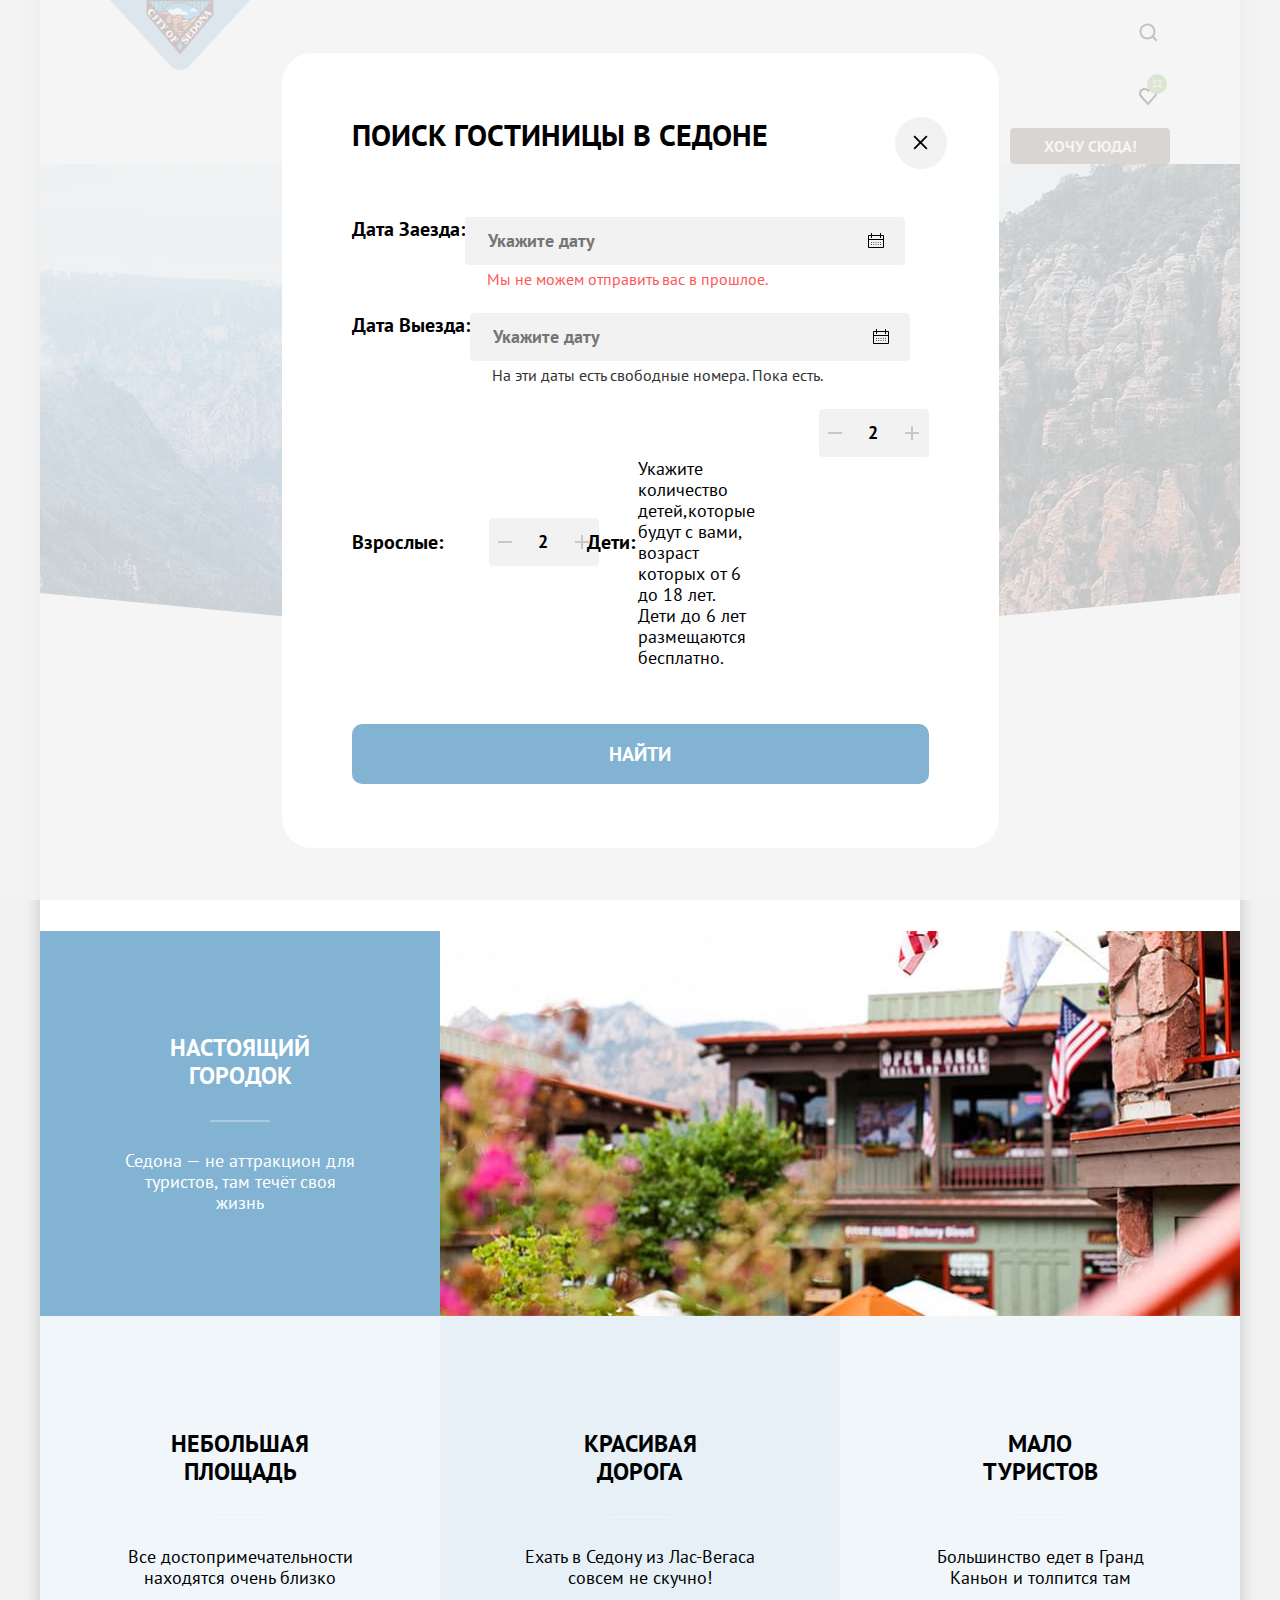
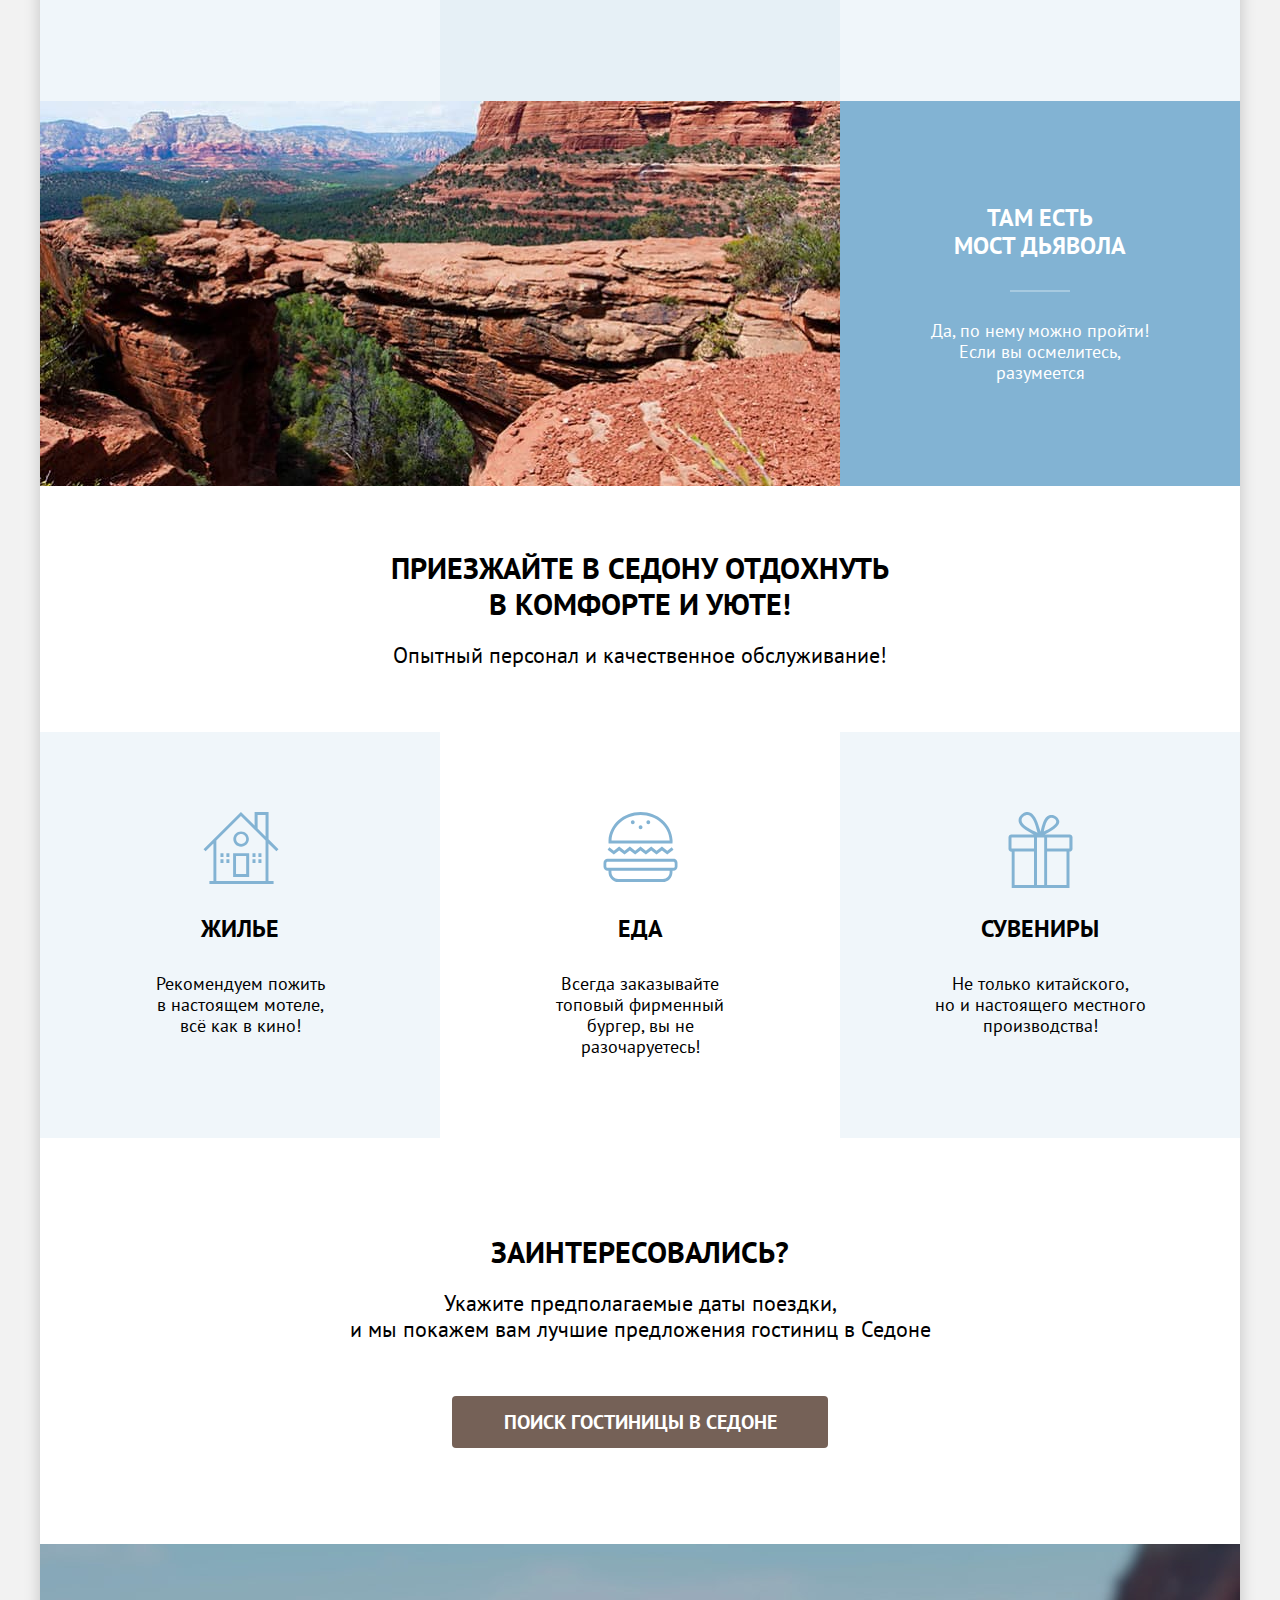
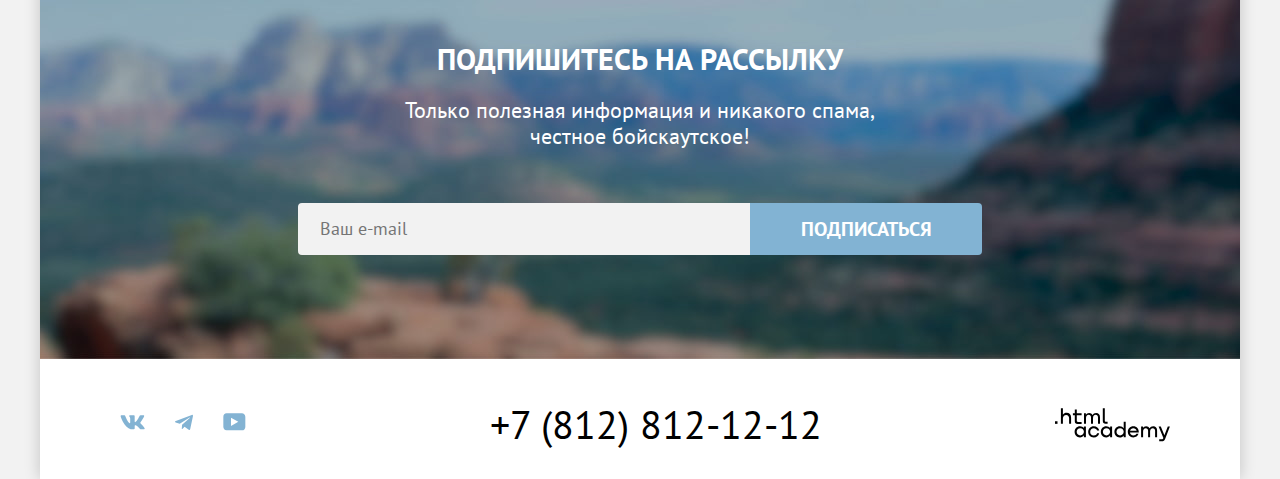
<file: pop-up.html>
<!DOCTYPE html>
<html lang="ru">

  <head>
    <meta charset="utf-8">
    <title>HTML Academy: Седона</title>
    <link rel="stylesheet" href="styles/styles.css">
  </head>

  <body>
    <div class="container">
      <header class="page-header">
        <a aria-current="page" class="logo"> <!--уточнить про current page + удалено href="index.html"-->
          <img class="logo-image" src="images/logo.svg" width="140" height="70" alt="логотип города Седона">
        </a>
        <nav>
          <ul class="navigation-list list-reset">
            <li class="navigation-item">
              <a class="navigation-link current">Главная</a>
            </li>
            <li class="navigation-item">
              <a class="navigation-link" href="about.html">О Седоне</a>
            </li>
            <li class="navigation-item">
              <a class="navigation-link" href="catalog.html">Гостиницы</a>
          </ul>
        </nav>
        <ul class="navigation-list navigation-user list-reset">
          <li class="navigation-user">
            <a class="navigation-link-search" href="#">
              <svg class="navigation-image-search" width="20" height="20" viewBox="0 0 20 20" fill="none"
                xmlns="http://www.w3.org/2000/svg">
                <path
                  d="M19.5 18.0083L15.8 14.3287C16.8 13.0359 17.5 11.3453 17.5 9.4558C17.5 5.08011 13.9 1.5 9.5 1.5C5.1 1.5 1.5 5.17956 1.5 9.55525C1.5 13.9309 5.1 17.511 9.5 17.511C11.3 17.511 13 16.9144 14.4 15.8204L18.1 19.5L19.5 18.0083ZM9.5 15.5221C6.2 15.5221 3.5 12.837 3.5 9.55525C3.5 6.27348 6.2 3.5884 9.5 3.5884C12.8 3.5884 15.5 6.27348 15.5 9.55525C15.5 12.837 12.8 15.5221 9.5 15.5221Z"
                  fill="black" />
              </svg>
              <span class="visually-hidden">
                Поиск
              </span>
            </a>
          </li>
          <li class="navigation-user">
            <a class="navigation-link-likes" href="#">
              <svg class="navigation-image-likes" width="20" height="20" viewBox="0 0 20 20" fill="none"
                xmlns="http://www.w3.org/2000/svg">
                <path
                  d="M9.9 19C9.6 19 9.3 18.9 9.1 18.6C3.7 12.5 2.4 11.1 2.1 10.7C1.4 9.8 1 8.6 1 7.4C1 4.4 3.4 2 6.5 2C7.8 2 9 2.5 10 3.3C11 2.5 12.3 2 13.5 2C16.5 2 19 4.4 19 7.4C19 8.7 18.5 9.9 17.7 10.8L10.7 18.7C10.5 18.9 10.3 19 9.9 19ZM3.9 9.5C4.2 9.9 7.4 13.5 10 16.4L16.2 9.4C16.7 8.9 16.9 8.2 16.9 7.4C16.9 5.6 15.4 4.1 13.6 4.1C12.6 4.1 11.6 4.6 10.9 5.4C10.6 5.7 10.3 5.8 10 5.8C9.7 5.8 9.4 5.6 9.2 5.4C8.5 4.6 7.5 4.1 6.5 4.1C4.7 4.1 3.2 5.6 3.2 7.4C3.1 8.3 3.5 9 3.9 9.5C3.8 9.5 3.8 9.5 3.9 9.5Z"
                  fill="black" />
              </svg>
              <span class="visually-hidden">
                Отели в избранном
              </span>
              <span class="likes">12</span>
            </a>
          </li>
          <li class="navigation-user">
            <a class="navigation-link-button" href="#">Хочу сюда!</a>
          </li>
        </ul>
      </header>
      <main class="main-container main-index">
        <div class="page-container">
          <section class="hero">
            <h1 class="visually-hidden">О городе Седона</h1>
            <figure class="hero-background">
              <img class="hero-image" src="images/hero-image.svg" width="458" height="352"
                alt="Welcome to the gorgeous Sedona because the Grand Canyon sucks">
            </figure>
          </section>
          <div class="container-advantages">
            <section class="advantages">
              <h2 class="advantages-title">Седона — небольшой городок в Аризоне,<br>заслуживающий большего!</h2>
              <p class="advantages-description">Рассмотрим причины, по которым Седона круче, чем Гранд-Каньон!</p>
              <ul class="advantages-list list-reset">
                <li class="advantages-item advantages-item-full">
                  <div class="advantages-item-box">
                    <h3 class="advantages-item-title">Настоящий городок</h3>
                    <p class="advantages-item-description">Седона — не аттракцион для туристов, там течёт своя жизнь</p>
                  </div>
                  <figure class="advantages-item-picture">
                    <img class="advantages-photo-item" src="images/restorant.jpg" width="800" height="385" alt="Ресторан в Седоне">
                  </figure>
                </li>
                <li class="advantages-item advantages-item-light">
                  <h3 class="advantages-item-title element">Небольшая площадь</h3>
                  <p class="advantages-item-description">Все достопримечательности находятся очень близко</p>
                </li>
                <li class="advantages-item advantages-item-medium-light">
                  <h3 class="advantages-item-title element">Красивая<br>дорога</h3>
                  <p class="advantages-item-description">Ехать в Седону из Лас-Вегаса совсем не скучно!</p>
                </li>
                <li class="advantages-item advantages-item-light">
                  <h3 class="advantages-item-title element">Мало<br>туристов</h3>
                  <p class="advantages-item-description">Большинство едет в Гранд Каньон и толпится там</p>
                </li>
                <li class="advantages-item advantages-item-full advantages-item-reverse">
                  <div class="advantages-item-box">
                    <h3 class="advantages-item-title">Там есть<br>мост дьявола</h3>
                    <p class="advantages-item-description">Да, по нему можно пройти! Если вы осмелитесь, разумеется</p>
                  </div>
                  <figure class="advantages-item-picture">
                    <img class="advantages-photo-item" src="images/mountain.jpg" width="800" height="385"
                      alt="Горы в Седоне">
                  </figure>
                </li>
              </ul>
            </section>
          </div>
          <section class="services">
            <h2 class="services visually-hidden">Сервис</h2>
            <h3 class="services-title">Приезжайте в Седону отдохнуть<br>в комфорте и уюте!</h3>
            <p class="services-definition">Опытный персонал и качественное обслуживание!</p>
            <ul class="services-list list-reset">
              <li class="services-item house">
                <h4 class="services-name">Жилье</h4>
                <p class="services-description">Рекомендуем пожить<br>в настоящем мотеле,<br> всё как в кино!</p>
              </li>
              <li class="services-item light">
                <h4 class="services-name">Еда</h4>
                <p class="services-description">Всегда заказывайте<br>топовый фирменный бургер, вы не разочаруетесь!</p>
              </li>
              <li class="services-item souvenir">
                <h4 class="services-name">Сувениры</h4>
                <p class="services-description">Не только китайского,<br>но и настоящего местного производства!</p>
              </li>
            </ul>
          </section>
          <section class="search-hotels">
            <h2 class="search-hotels visually-hidden">Поиск Гостиниц</h2>
            <h3 class="search-title">Заинтересовались?</h3>
            <p class="search-description">Укажите предполагаемые даты поездки,<br>и мы покажем вам лучшие предложения
              гостиниц в Седоне</p>
            <a class="search-hotels-link" href="#">Поиск гостиницы в Седоне</a>
          </section>

          <section class="subscription subscription-photo">
            <div class="wrapper-subscription">
              <h2 class="subscription-title">Подпишитесь на рассылку</h2>
              <p class="subscription-description">Только полезная информация и никакого спама,<br> честное бойскаутское!
              </p>
              <form class="subscription-form" action="https://echo.htmlacademy.ru/" method="post">
                <label class="visually-hidden" for="subscription-email">Укажите ваш email</label>
                <input class="field" placeholder="Ваш e-mail" type="email" name="subscriber-email"
                  id="subscription-email" required>
                <button class="button subscription-button" type="submit">Подписаться</button>
              </form>
            </div>
          </section>
        </div>
      </main>
      <footer class="page-footer">
        <h2 class="visually-hidden">Контакты</h2>
        <ul class="social-list list-reset">
          <li class="social-item">
            <a class="social-link" href="https://vk.com/htmlacademy">
              <span class="visually-hidden">Вконтакте</span>
              <!--<img class="social" src="images/vk.svg" width="47" height="40" alt="иконка vk">
              добавляются через стили-->
              <svg class="social" width="25" height="15" viewBox="0 0 25 15" fill="none"
                xmlns="http://www.w3.org/2000/svg">
                <path fill-rule="evenodd" clip-rule="evenodd"
                  d="M24.1164 1.80445C24.2824 1.25845 24.1164 0.856445 23.3214 0.856445H20.6964C20.0284 0.856445 19.7204 1.20345 19.5534 1.58645C19.5534 1.58645 18.2184 4.78245 16.3274 6.85845C15.7154 7.46045 15.4374 7.65145 15.1034 7.65145C14.9364 7.65145 14.6854 7.46045 14.6854 6.91345V1.80445C14.6854 1.14845 14.5014 0.856445 13.9454 0.856445H9.81738C9.40038 0.856445 9.14938 1.16045 9.14938 1.44945C9.14938 2.07045 10.0954 2.21445 10.1924 3.96245V7.76045C10.1924 8.59345 10.0394 8.74444 9.70538 8.74444C8.81538 8.74444 6.65038 5.53345 5.36538 1.85945C5.11638 1.14445 4.86438 0.856445 4.19338 0.856445H1.56638C0.816382 0.856445 0.666382 1.20345 0.666382 1.58645C0.666382 2.26845 1.55638 5.65645 4.81138 10.1374C6.98138 13.1974 10.0364 14.8564 12.8194 14.8564C14.4884 14.8564 14.6944 14.4884 14.6944 13.8534V11.5404C14.6944 10.8034 14.8524 10.6564 15.3814 10.6564C15.7714 10.6564 16.4384 10.8484 17.9964 12.3234C19.7764 14.0724 20.0694 14.8564 21.0714 14.8564H23.6964C24.4464 14.8564 24.8224 14.4884 24.6064 13.7604C24.3684 13.0364 23.5184 11.9854 22.3914 10.7384C21.7794 10.0284 20.8614 9.26345 20.5824 8.88045C20.1934 8.38945 20.3044 8.17044 20.5824 7.73345C20.5824 7.73345 23.7824 3.30745 24.1154 1.80445H24.1164Z"
                  fill="#83B3D3" />
              </svg>

            </a>

          </li>
          <li class="social-item">
            <a class="social-link" href="https://t.me/htmlacademy">
              <span class="visually-hidden">Телеграм</span>
              <!--<img class="social" src="images/telegram.svg" width="47" height="40" alt="иконка telegram">
              добавляются через стили-->
              <svg class="social" width="18" height="16" viewBox="0 0 18 16" fill="none"
                xmlns="http://www.w3.org/2000/svg">
                <path
                  d="M16.785 0.955705L0.840489 7.1042C-0.247661 7.54126 -0.241365 8.14828 0.640845 8.41897L4.73445 9.69597L14.2058 3.72014C14.6537 3.44766 15.0629 3.59424 14.7265 3.89281L7.05283 10.8183H7.05103L7.05283 10.8192L6.77045 15.0387C7.18413 15.0387 7.36669 14.8489 7.59871 14.625L9.58705 12.6915L13.7229 15.7464C14.4855 16.1664 15.0332 15.9506 15.2229 15.0405L17.9379 2.2453C18.2158 1.13107 17.5126 0.626562 16.785 0.955705Z"
                  fill="#83B3D3" />
              </svg>

            </a>
          </li>
          <li class="social-item">
            <a class="social-link" href="https://www.youtube.com/user/htmlacademyru">
              <span class="visually-hidden">Ютуб</span>
              <!--<img class="social" src="images/youtube.svg" width="47" height="40" alt="иконка youtube">
              добавляются через стили-->
              <svg class="social" width="23" height="18" viewBox="0 0 23 18" fill="none"
                xmlns="http://www.w3.org/2000/svg">
                <path
                  d="M18.9402 0.356445H3.50738C1.64668 0.356445 0.333252 1.9502 0.333252 3.75645V13.8502C0.333252 15.7627 1.64668 17.3564 3.50738 17.3564H19.1591C20.8009 17.3564 22.3333 15.7627 22.3333 13.9564V3.75645C22.1143 1.9502 20.8009 0.356445 18.9402 0.356445ZM7.99494 12.8939V4.81894L15.3283 8.85645L7.99494 12.8939Z"
                  fill="#83B3D3" />
              </svg>

            </a>

          </li>
        </ul>
        <a class="contacts-phone" href="tel:+78128121212">+7 (812) 812-12-12</a>
        <a class="htmlacademy-link" href="http://htmlacademy.ru"><span class="visually-hidden">.htmlacademy</span>
          <svg width="115" height="34" viewBox="0 0 115 34" fill="none" xmlns="http://www.w3.org/2000/svg">
            <path d="M0 13.2564V15.8564H2.5V13.2564H0Z" fill="black" />
            <path
              d="M11.6 4.85645C10 4.85645 8.8 5.55645 8 6.55645H7.9V0.356445H5.9V15.8564H7.9V10.5564C7.9 8.45645 9.2 6.95645 11.2 6.95645C13 6.95645 14.1 8.35645 14.1 10.1564V15.8564H16.1V9.75644C16.2 6.75644 14.3 4.85645 11.6 4.85645Z"
              fill="black" />
            <path
              d="M26.6 5.15645H21.8V1.45645H19.8V5.25645H17.9V7.25645H19.8V13.2564C19.8 14.9564 20.8 15.9564 22.5 15.9564H26.6V13.9564H22.9C22.2 13.9564 21.8 13.5564 21.8 12.8564V7.15645H26.6V5.15645Z"
              fill="black" />
            <path
              d="M41.1 4.95645C39.5 4.95645 38.2 5.75644 37.6 7.05645H37.5C36.9 5.85645 35.7 4.95645 34.1 4.95645C32.7 4.95645 31.6 5.75645 31 6.75645H30.9V5.15645H29V15.7564H31V10.3564C31 8.35645 32 6.85645 33.6 6.85645C35.1 6.85645 36 7.85645 36 9.45645V15.7564H38V10.1564C38 7.75645 39.4 6.85645 40.6 6.85645C42.1 6.85645 43 7.85645 43 9.45645V15.7564H45V9.25644C45.1 6.75644 43.6 4.95645 41.1 4.95645Z"
              fill="black" />
            <path
              d="M47.8 13.0564C47.8 14.7564 48.8 15.7564 50.6 15.7564H52.6V13.7564H50.9C50.2 13.7564 49.8 13.3564 49.8 12.6564V0.356445H47.8V13.0564Z"
              fill="black" />
            <path
              d="M28.9 20.0564C28 18.9564 26.7 18.2564 25 18.2564C21.9 18.2564 19.6 20.5564 19.6 23.8564C19.6 27.1564 21.9 29.4564 25 29.4564C26.8 29.4564 28 28.6564 28.8 27.5564H28.9V29.1564H30.9V18.5564H28.9V20.0564ZM25.3 27.4564C23.1 27.4564 21.7 25.8564 21.7 23.8564C21.7 21.8564 23.1 20.2564 25.3 20.2564C27.5 20.2564 28.9 21.8564 28.9 23.8564C28.9 25.7564 27.5 27.4564 25.3 27.4564Z"
              fill="black" />
            <path
              d="M44.2 22.3564C43.7 19.9564 41.6 18.2564 38.8 18.2564C35.4 18.2564 33.2 20.7564 33.2 23.8564C33.2 26.9564 35.4 29.4564 38.8 29.4564C41.6 29.4564 43.7 27.6564 44.2 25.2564H42.1C41.7 26.5564 40.4 27.5564 38.8 27.5564C36.6 27.5564 35.2 25.9564 35.2 23.9564C35.2 21.9564 36.6 20.3564 38.8 20.3564C40.4 20.3564 41.6 21.3564 42.1 22.5564H44.2V22.3564Z"
              fill="black" />
            <path
              d="M55.1 20.0564C54.2 18.9564 52.9 18.2564 51.2 18.2564C48.1 18.2564 45.8 20.5564 45.8 23.8564C45.8 27.1564 48.1 29.4564 51.2 29.4564C53 29.4564 54.2 28.6564 55 27.5564H55.1V29.1564H57.1V18.5564H55.1V20.0564ZM51.5 27.4564C49.3 27.4564 47.9 25.8564 47.9 23.8564C47.9 21.8564 49.3 20.2564 51.5 20.2564C53.7 20.2564 55.1 21.8564 55.1 23.8564C55.1 25.7564 53.6 27.4564 51.5 27.4564Z"
              fill="black" />
            <path
              d="M68.7 20.1564C67.8 19.0564 66.5 18.2564 64.8 18.2564C61.7 18.2564 59.4 20.5564 59.4 23.8564C59.4 27.1564 61.6 29.4564 64.8 29.4564C66.5 29.4564 67.8 28.6564 68.6 27.6564H68.7V29.1564H70.7V13.7564H68.7V20.1564ZM65.1 27.4564C62.9 27.4564 61.5 25.8564 61.5 23.8564C61.5 21.8564 62.9 20.2564 65.1 20.2564C67.3 20.2564 68.7 21.8564 68.7 23.8564C68.6 25.8564 67.2 27.4564 65.1 27.4564Z"
              fill="black" />
            <path
              d="M78.3 18.2564C75 18.2564 72.8 20.7564 72.8 23.8564C72.8 26.8564 74.9 29.4564 78.3 29.4564C80.8 29.4564 82.8 28.1564 83.5 25.8564H81.4C80.9 26.8564 79.8 27.4564 78.4 27.4564C76.5 27.4564 75.1 26.1564 75 24.5564H83.8C84 20.9564 81.8 18.2564 78.3 18.2564ZM78.3 20.1564C80 20.1564 81.3 21.1564 81.6 22.7564H75.1C75.4 21.2564 76.6 20.1564 78.3 20.1564Z"
              fill="black" />
            <path
              d="M98.2 18.2564C96.6 18.2564 95.3 19.0564 94.6 20.2564H94.5C93.9 19.0564 92.7 18.2564 91.1 18.2564C89.7 18.2564 88.6 18.9564 88 20.0564V18.5564H86.1V29.1564H88.1V23.7564C88.1 21.7564 89.1 20.3564 90.7 20.2564C92.2 20.2564 93.1 21.2564 93.1 22.8564V29.1564H95.1V23.5564C95.1 21.1564 96.5 20.2564 97.7 20.2564C99.2 20.2564 100.1 21.2564 100.1 22.8564V29.1564H102.1V22.6564C102.2 20.0564 100.7 18.2564 98.2 18.2564Z"
              fill="black" />
            <path
              d="M109.4 27.3564L105.8 18.4564H103.6L108.4 30.0564C108.1 30.9564 107.7 31.2564 106.7 31.2564H104.2V33.2564H106.7C108.5 33.2564 109.5 32.4564 110.2 30.6564L114.9 18.4564H112.8L109.4 27.3564Z"
              fill="black" />
          </svg>
        </a>

      </footer>

    </div>
    <div class="modal-container">
      <div class="modal modal-auth">
        <button class="modal-close-button" type="button">
          <span class="visually-hidden">Закрыть</span>
        </button>
        <section class="modal-content">
          <h2 class="modal-title">Поиск гостиницы в Седоне</h2>
          <form class="form search-form" action="https://echo.htmlacademy.ru/" method="post">
            <div class="form-row">
              <label class="search-form from" for="search-date-from">
                <span class="search-text">Дата заезда:</span>
              </label>
              <div class="search-form-container date-from">
               <div class="wrapper-modal-container">
                <input class="controls-modal modal-date-from" id="search-date-from" name="modal-date-from" type="text" placeholder="Укажите дату">
                </div>
                <p class="date-from-error">Мы не можем отправить вас в прошлое.</p>
              </div>
            </div>
            <div class="form-row">
              <label class="search-form to" for="search-date-to">
                <span class="search-text">Дата выезда:</span>
              </label>
              <div class="search-form-container date-to">
                 <div class="wrapper-modal-container">
                   <input class="controls-modal modal-date-to" id="search-date-to" name="modal-date-to" type="text" placeholder="Укажите дату">
                 </div>
                 <p class="date-to-success">На эти даты есть свободные номера. Пока есть.</p>
               </div>
            </div>
            <div class="form-group">
              <div class="form-row">
                <label class="adults-check" for="check-adults">
                  <span class="adults-text">Взрослые:</span>
                </label>
                <div class="container-check adults">
                  <button class="modal-count" type="button">
                    <svg width="14" height="2" viewBox="0 0 14 2" fill="none" xmlns="http://www.w3.org/2000/svg">
                      <path d="M0 0L0 2L14 2V0L0 0Z" fill="#756157" fill-opacity="0.3"/>
                      </svg>
                  </button>
                  <input class="input-adults" id="check-adults" name="count-adults" type="text" value="2">
                  <button class="modal-count plus" type="button">
                    <svg width="14" height="14" viewBox="0 0 14 14" fill="none" xmlns="http://www.w3.org/2000/svg">
                      <path d="M14 6H8V0H6V6H0V8H6V14H8V8H14V6Z" fill="#756157" fill-opacity="0.3"/>
                      </svg>
                  </button>
                </div>
              </div>
              <div class="form-row">
                <label class="children-check" for="check-children">
                  <span class="children-text">Дети:</span>
                 <div class="tooltip">
                   <span class="information-window">
                     <svg width="2" height="12" viewBox="0 0 2 12" fill="none" xmlns="http://www.w3.org/2000/svg">
                      <path fill-rule="evenodd" clip-rule="evenodd" d="M0 0H2V2H0V0ZM2 12H0V3H2V12Z" fill="white"/>
                      </svg>
                   </span>
                   <div class="modal-popover">
                     <p class="modal-popover-information" role="tooltip" id="tooltip-information">
                      Укажите количество детей,которые будут с вами, возраст которых от 6 до 18 лет. Дети до 6 лет
                      размещаются бесплатно.
                     </p>
                   </div>
                  </div>
                </label>
                <div class="container-check children">
                  <button class="modal-count" type="button">
                    <svg width="14" height="2" viewBox="0 0 14 2" fill="none" xmlns="http://www.w3.org/2000/svg">
                      <path d="M0 0L0 2L14 2V0L0 0Z" fill="#756157" fill-opacity="0.3"/>
                      </svg>
                  </button>
                  <input class="input-children" id="check-children" name="count-children" type="text" value="2">
                  <button class="modal-count plus" type="button">
                    <svg width="14" height="14" viewBox="0 0 14 14" fill="none" xmlns="http://www.w3.org/2000/svg">
                      <path d="M14 6H8V0H6V6H0V8H6V14H8V8H14V6Z" fill="#756157" fill-opacity="0.3"/>
                      </svg>
                  </button>
                </div>
              </div>
            </div>
            <button class="modal-submit" type="submit">Найти</button>
          </form>
        </section>
     </div>
   </div>
  </body>

</html>
</file>
<file: styles/styles.css>
/* Стили для всех страниц */

@font-face {
  font-family: "PT Sans";
  font-style: normal;
  font-weight: 400;
  src: url("../fonts/ptsans-400.woff2") format("woff2");
  font-display: swap;
}

@font-face {
  font-family: "PT Sans";
  font-style: normal;
  font-weight: 700;
  src: url("../fonts/ptsans-700.woff2") format("woff2");
  font-display: swap;
}

body {
  display: flex;
  flex-direction: column;
  margin: 0;
  min-height: 100%;
  font-family: "PT Sans", sans-serif;
  font-size: 18px;
  font-weight: 400;
  line-height: 21px;
  color: #000000;
  background-color: #f2f2f2;
}

.container {
  display: flex;
  flex-direction: column;
  margin: 0 auto;
  width: 1200px;
  background-color: #ffffff;
  box-shadow: 0 0 15px rgba(0, 0, 0, 0.2);
  flex-grow: 1;
}

html {
  height: 100%;
}

.main-container {
  flex-grow: 1;
}

.visually-hidden {
  position: absolute;
  width: 1px;
  height: 1px;
  margin: -1px;
  border: 0;
  padding: 0;
  white-space: nowrap;
  -webkit-clip-path: inset(100%);
          clip-path: inset(100%);
  clip: rect(0 0 0 0);
  overflow: hidden;
}

.list-reset {
  margin: 0;
  padding: 0;
  list-style-type: none;
}

/* buttons */

.button {
  display: block;
  margin: 0;
  font-family: "PT Sans", sans-serif;
  font-size: 20px;
  font-weight: 700;
  line-height: 36px;
  text-align: center;
  text-transform: uppercase;
  color: #ffffff;
  background-color: #82B3D3;
  border-radius: 0 4px 4px 0;
  border: none;
  cursor: pointer;
}

.button:hover,
.button:focus {
  background-color: #68a2ca;
}

.button:active {
  color: rgba(255, 255, 255, 0.3);
  background-color: #82b3d3;
}

.button:disabled {
  color: #ffffff;
  background: #e5e5e5;
}

.button:disabled:hover {
  background-color: #595959;
  outline: none;
  cursor: default;
}

.navigation-link-button {
  display: block;
  min-width: 160px;
  min-height: 36px;
  margin-left: 20px;
  padding: 0 10px;
  box-sizing: border-box;
  font-family: inherit;
  font-weight: 700;
  line-height: 36px;
  font-size: 16px;
  text-decoration: none;
  text-transform: uppercase;
  text-align: center;
  color: #ffffff;
  background-color: #756157;
  border-radius: 4px;
}

.navigation-link-button:hover,
.navigation-link-button:focus {
  background-color: #615048;
}

.navigation-link-button:active {
  color: rgba(255, 255, 255, 0.3);
  background-color: #756157;
}

.navigation-link-button:disabled {
  color: #ffffff;
  background: #e5e5e5;
}

.subscription-button {
  width: 232px;
  min-height: 52px;
  box-sizing: border-box;
  border-radius: 0 4px 4px 0;
}

.wrapper-button {
  display: flex;
}

.wrapper-filter-buttons {
  display: flex;
  flex-direction: column;
  justify-content: center;
  margin-left: 55px;
  margin-top: 47px;
}

.options-button {
  display: flex;
  justify-content: center;
  align-items: center;
  flex-wrap: wrap;
  min-width: 48px;
  height: 48px;
  box-sizing: border-box;
  background-color: #ffffff;
  border-radius: 4px;
  border: 2px solid #e5e5e5;
}

.options-button:hover,
.options-button:active {
  border: 2px solid #000000;
}

.options-button:focus {
  border: 2px solid #68a2ca;
}

.options-button:disabled {
  border: 2px solid #a92525;
}

.options-button.options-button-current {
  border: 2px solid #000000;
}

.button-filter {
  text-align: center;
  font-family: inherit;
  font-size: 16px;
  font-weight: 700;
  line-height: 20px;
}

.hotel-card-button {
  display: flex;
  align-items: center;
  justify-content: center;
  width: 140px;
  min-height: 36px;
  font-family: inherit;
  font-size: 16px;
  font-weight: 700;
  line-height: 20px;
  text-align: center;
  text-transform: uppercase;
  text-decoration: none;
  color:#ffffff;
  background-color:  #756157;
  border-radius: 4px;
  border: 0;
  cursor: pointer;
}

.hotel-card-button.favorites {
  background-color: #82b3d3;
}

.hotel-card-button.favorites:hover,
.hotel-card-button.favorites:focus {
  background-color: #68a2ca;

}

.hotel-card-button.favorites:active {
  color: rgba(255, 255, 255, 0.3);
  background-color: #82b3d3;
}

.hotel-card-button.favorites:disabled {
  color: #ffffff;
  background: #e5e5e5;
}

.hotel-card-button.in-favorites {
  background-color: #7db54f;
}

.hotel-card-button.in-favorites:hover,
.hotel-card-button.in-favorites:focus {
  background-color: #6c9e42;
}

.hotel-card-button.in-favorites:active {
  color: rgba(255, 255, 255, 0.3);
  background-color: #7db54f;
}

.hotel-card-button.in-favorites:disabled {
  color: #ffffff;
  background: #e5e5e5;
}

.hotel-card-button:hover,
.hotel-card-button:focus {
  background: #615048;
}

.hotel-card-button:active {
  color: rgba(255, 255, 255, 0.3);
  background-color: #756157;
}

.hotel-card-button:disabled {
  color: #ffffff;
  background: #e5e5e5;
}

.modal-close-button {
  position: absolute;
  top: 64px;
  right: 52px;
  width: 52px;
  height: 52px;
  padding: 0;
  background-color: #f2f2f2;
  background-image: url("../images/close.svg");
  background-repeat: no-repeat;
  background-position: center;
  border-radius: 50%;
  border: none;
  cursor: pointer;
}

.modal-close-button:hover {
  background-color: #e6e6e6;
}

.modal-close-button:focus {
  background-color: #e6e6e6;
  border: 3px solid #83b3d3;
}

.modal-close-button:active {
  color: rgba(242, 242, 242, 0.3);
  background-color: #f2f2f2;
}

.modal-close-button:disabled {
  color: transparent;
  background-color: transparent;
}


/* header */

.page-header {
  position: relative;
  z-index: 2;
  display: flex;
  align-items: center;
  width: 1060px;
  min-height: 64px;
  margin: 0 auto;
  padding: 0 70px;
  font-weight: 700;
  background-color: #ffffff;
}

.logo {
  position: absolute;
  top: 0;
  left: 70px;
  width: 140px;
  height: 70px;
}

.logo-image {
  display: block;
}

.navigation-list {
  display: flex;
  flex-direction: row;
  flex-wrap: wrap;
  max-width: 500px;
  margin-left: 168px;
}

.navigation-item {
  box-sizing: border-box;
}

.navigation-link {
  display: block;
  flex-wrap: wrap;
  padding: 20px 16px;
  font-family: "PT Sans", sans-serif;
  font-size: 20px;
  line-height: 24px;
  text-decoration: none;
  text-align: center;
  text-transform: capitalize;
  color: #000000;
  cursor: pointer;
}

.navigation-link.current {
  position: relative;
  box-sizing: border-box;
}

.navigation-link.current::after {
  position: absolute;
  bottom: -1px;
  left: 16px;
  width: calc(100% - 32px);
  height: 2px;
  content: "";
  color: #756257;
  background-color: #756257;
}

.navigation-link:hover,
.navigation-link:focus {
  color: #68a2ca;
  box-sizing: border-box;
}

.navigation-link:disabled {
  color: #000000;
  box-sizing: border-box;
}

.navigation-user {
  display: flex;
  justify-content: flex-end;
  align-items: center;
  min-width: 300px;
  margin-left: auto;
  align-self: flex-start;
}

.navigation-link-search {
  display: block;
  width: 44px;
  height: 64px;
  font-size: 20px;
  line-height: 24px;
  color: #000000;
  background-color: #ffffff;
  background-repeat: no-repeat;
  cursor: pointer;
}

.navigation-image-search {
  padding: 22px 12px 22px 12px;
}

.navigation-link-search svg {
  fill:#000000;
}

.navigation-link-search:hover svg,
.navigation-link-search:focus svg {
  fill: #68a2ca;
}

.navigation-image-likes {
  position:relative;
  padding: 22px 12px;
}

.navigation-link-likes svg {
  fill:#000000;
}

.navigation-link-likes:hover svg,
.navigation-link-likes:focus svg {
  fill: #68a2ca;
}

.navigation-link-likes {
  position: relative;
  display: block;
  width: 44px;
  height: 64px;
  font-size: 20px;
  line-height: 24px;
  color: #000000;
  background-color: #ffffff;
  background-repeat: no-repeat;
}

.likes {
  position: absolute;
  top: 10px;
  left: 21px;
  width: 20px;
  height: 20px;
  font-family: inherit;
  font-size: 10px;
  font-weight: 400;
  line-height: 20px;
  text-align: center;
  color:#ffffff;
  background-color: #7db54f;
  border-radius: 50%;
  overflow: hidden;
}

/* hero */

.hero {
  min-height: 485px;
  background-color: #a0a0a0;
  background-image: url("../images/divider.svg"), url("../images/background.jpg");
  background-size: 1200px 57px, cover;
  background-position: left bottom -1px, left top;
  background-repeat: no-repeat;
}

.hero-background {
  height: 352px;
  width: 458px;
  margin: 0 auto;
  text-align: center;
}

.hero-image {
  margin: 0 auto;
  padding-top: 51px;
  padding-bottom: 82px;
  text-align: center;
}

/* advantages */

.advantages {
  padding: 69px 0 64px 0;
}

.advantages-title {
  max-width: 650px;
  margin: 0 auto;
  padding-bottom: 25px;
  font-size: 30px;
  line-height: 36px;
  font-weight: 700;
  text-align: center;
  text-transform: uppercase;
}

.advantages-description {
  margin: 0;
  padding: 0 30px 90px 30px;
  padding-bottom: 90px;
  font-size: 22px;
  line-height: 26px;
  text-align: center;
}

.advantages-list {
  display: flex;
  flex-wrap: wrap;
  align-items: stretch;
}

.advantages-item {
  display: flex;
  flex-direction: column;
  align-items: center;
  justify-content: flex-start;
  flex-wrap: wrap;
  width: 400px;
  min-height: 385px;
  color: #ffffff;
  background: #82b3d3;
  box-sizing: border-box;
}

.advantages-item-box {
  display: flex;
  flex-direction: column;
  align-items: center;
  justify-content: center;
  width: 400px;
  min-height: 385px;
  color: #ffffff;
  background: #82b3d3;
}

.advantages-item-light {
  padding: 114px 0 100px 0;
  color: #000000;
  background: rgba(131, 179, 211, 0.12);
}

.advantages-item-medium-light {
  padding: 114px 0 100px 0;
  color: #000000;
  background: rgba(131, 179, 211, 0.2);
}

.advantages-item-full {
  display: flex;
  flex-direction: row;
  align-items: stretch;
  width: 100%;
}

.advantages-item-reverse {
  flex-direction: row-reverse;
}

.advantages-item-title {
  position: relative;
  margin: 0;
  padding: 0 80px;
  font-family: inherit;
  font-style: normal;
  font-size: 24px;
  line-height: 28px;
  font-weight: 700;
  text-align: center;
  text-transform: uppercase;
}

.advantages-item-title::after {
  position: absolute;
  top: calc(100% + 30px);
  left: 50%;
  transform: translate(-50%);
  content: "";
  width: 60px;
  height: 2px;
  background-color: rgba(255, 255, 255, 0.3);
}

.line-decoration.advantages-item-title::after {
  background-color: rgba(0, 0, 0, 0.3);
}

.advantages-item-description {
  max-width: 235px;
  margin: 0;
  padding-top: 60px;
  text-align: center;
}

.advantages-item-picture {
  width: 800px;
  height: 100%;
  margin: 0;
}

.advantages-item-picture img {
  display: block;
  width: 100%;
  height: auto;
}

/* services */

.services-list {
  display: flex;
  justify-content: space-between;
  flex-wrap: wrap;
  box-sizing: border-box;
  width: 1200px;
}

.services-item {
  width: 400px;
  min-height: 385px;
  margin: 0 auto;
  padding: 183px 30px 81px;
  box-sizing: border-box;
  font-size: 20px;
  line-height: 24px;
  text-align: center;
  color: #000000;
  background-color: rgba(131, 179, 211, 0.12);
}

.services-item.light {
  background-color: #ffffff;
  background-image: url("../images/food.svg");
  background-repeat: no-repeat;
  background-position: top 80px center;
}

.services-item.house {
  background-image: url("../images/house.svg");
  background-repeat: no-repeat;
  background-position: top 80px center;
}

.services-item.souvenir {
  background-image: url("../images/prise.svg");
  background-repeat: no-repeat;
  background-position: top 80px center;
}

.services-title {
  max-width: 650px;
  margin: 0 auto;
  padding-bottom: 20px;
  font-family: inherit;
  font-size: 30px;
  line-height: 36px;
  font-weight: 700;
  text-align: center;
  text-transform: uppercase;
}

.services-name {
  margin: 0;
  margin-bottom: 30px;
  font-family: inherit;
  font-size: 24px;
  line-height: 28px;
  font-weight: 700;
  text-transform: uppercase;
}

.services-definition {
  margin: 0;
  padding: 0 30px 64px 30px;
  font-family: inherit;
  font-size: 22px;
  line-height: 26px;
  font-weight: 400;
  text-align: center;
}

.services-description {
  max-width: 230px;
  margin: 0 auto;
  font-family: inherit;
  font-size: 18px;
  line-height: 21px;
  font-weight: 400;
}

/* search hotels (main-page) */

.search-title {
  max-width: 650px;
  margin: 0 auto;
  padding: 96px 0 20px 0;
  font-family: inherit;
  font-size: 30px;
  line-height: 36px;
  font-weight: 700;
  text-align: center;
  text-transform: uppercase;
}

.search-description {
  margin: 0;
  padding: 0 30px 54px 30px;
  font-family: inherit;
  font-size: 22px;
  line-height: 26px;
  font-weight: 400;
  text-align: center;
}

/* subscription (main + inner page) */

.subscription {
  display: flex;
  flex-direction: column;
  align-items: center;
  justify-content: center;
  padding: 96px 58px 104px 58px;
  font-family: inherit;
  text-align: center;
  color: #000000;
  background-color: #ffffff;
}

.subscription-form {
  display: flex;
  flex-wrap: wrap;
  min-width: 684px;
}

.subscription-photo {
  background-color: #000000;
  background-image: url("../images/subscription-photo.jpg");
  background-size: cover;
  background-repeat: no-repeat;
}

.subscription-title {
  max-width: 650px;
  margin: 0 auto;
  padding-bottom: 20px;
  font-family: inherit;
  font-size: 30px;
  line-height: 36px;
  font-weight: 700;
  text-align: center;
  text-transform: uppercase;
  color: #ffffff;
}

.subscription-description {
  margin: 0;
  padding-bottom: 54px;
  max-width: 475px;
  font-family: inherit;
  font-size: 22px;
  line-height: 26px;
  text-align: center;
  color: #ffffff;
}

.subscription-title.hotels-subscription {
  color: #000000;
}

.subscription-description.hotels-subscription {
  color: #000000;
}

.wrapper-subscription {
  display: flex;
  flex-direction: column;
  justify-content: center;
  align-items: center;
  width: 684px;
  min-height: 215px;
  box-sizing: border-box;
}

.field {
  width: 452px;
  min-height: 52px;
  margin: 0;
  padding: 12px 20px;
  box-sizing: border-box;
  font-family: inherit;
  font-size: 18px;
  line-height: 24px;
  font-weight: 400;
  text-align: left;
  background-color: #f2f2f2;
  border-radius: 4px 0 0 4px;
  border: 2px solid #f2f2f2;
}

.field:hover {
  background-color: #e6e6e6;
  border-color: #e6e6e6;
}

.field:focus,
.field:active {
  border-color: #83b3d3;
}

.field:disabled {
  opacity: 0.2;
}

/* footer (main + inner page) */

.page-footer {
  display: flex;
  justify-content: space-between;
  align-items: center;
  box-sizing: border-box;
  width: 1060px;
  min-height: 120px;
  margin: 0 auto;
  padding: 40px 0 30px;
  font-weight: 700;
  color: #000000;
  background-color: #ffffff;
}

.social {
  height: 40px;
  padding: 0 10px;
}

.social-youtube {
  margin-top: 1px;
  padding-left: 5px;
}

.social-telegram {
  padding-left: 5px;
}

.social-link svg {
  fill: #83b3d3;
}

.social-link:hover svg {
  fill: #68a2ca;
}

.social-link:focus svg {
  fill: #68a2ca;
}

.social-link:active svg {
  fill: rgba(104, 162, 202, 0.3);
}

.social-list {
  display: flex;
  flex-direction: row;
  flex-wrap: wrap;
  min-width: 142px;
  max-width: 200px;
  gap: 10px;
}

.contacts-phone {
  font-size: 40px;
  line-height: 40px;
  font-weight: 400;
  text-align: center;
  text-decoration: none;
  white-space: nowrap;
  color: #000000;
  background-color: #ffffff;
}

.contacts-phone:hover {
  color: #756157;
}

.contacts-phone:focus {
  color: #756157;
}

.contacts-phone:active {
  color: rgba(117, 97, 87, 0.3);
}

.htmlacademy-link {
  width: 115px;
  height: 33px;
}

.htmlacademy-link svg {
  fill: #000000;
}

.htmlacademy-link:hover svg {
  fill: #756157;
}

.htmlacademy-link:focus svg,
.htmlacademy-link:focus-visible svg {
  fill: #756157;
}

.htmlacademy-link:active svg {
  fill: rgba(117, 97, 87, 0.3);
}

/* hotels page */
/*main */

.page-container.inner {
  padding-top: 35px;
  padding-bottom: 56px;
  background-color: #000000;
  background-image: url("../images/filter-hotels.jpg");
  background-size: cover;
  background-repeat: no-repeat;
}

.main-inner {
  font-family: inherit;
}

.wrapper-inner {
  display: flex;
}

.inner-header {
  padding: 0 69px;
}

.inner-header-title {
  margin: 0;
  margin-bottom: 8px;
  padding: 0 70px;
  font-family: inherit;
  font-size: 60px;
  line-height: 78px;
  font-weight: 700;
  text-align: left;
  color: #ffffff;
}

.breadcrumbs {
  display: flex;
  margin-bottom: 40px;
  gap: 28px;
}

.breadcrumbs-item {
  position: relative;
  color: #ffffff;
  background-color: transparent;
}

.breadcrumbs-item::after {
  position: absolute;
  right: -18px;
  top: 5px;
  display: block;
  width: 6px;
  height: 10px;
  content: "";
  background-image: url("../images/arrow.svg");
  background-repeat: no-repeat;
  background-position: center top;
}

.breadcrumbs-item:last-child::after {
  display: none;
}

.breadcrumbs-item:hover {
  color: rgba(255, 255, 255, 0.6);
}

.breadcrumbs-link svg {
  fill: #ffffff;
}

.breadcrumbs-item:active {
  color: rgba(255, 255, 255, 0.3);
}

.breadcrumbs-link:hover {
  color: rgba(255, 255, 255, 0.6);
}

.breadcrumbs-link:focus {
  color: #ffffff;
}

.breadcrumbs-link:active {
  color: rgba(255, 255, 255, 0.3)
}

.breadcrumbs-link:disabled {
  color: rgba(0, 0, 0, 0.3)
}

.breadcrumbs-link:hover svg {
  fill:rgba(255, 255, 255, 0.6);
}

.breadcrumbs-link:focus svg {
  fill: #ffffff;
}

.breadcrumbs-link:focus svg {
  fill: rgba(255, 255, 255, 0.3)
}

.breadcrumbs-link:disabled svg {
  fill: rgba(0, 0, 0, 0.3)
}

/* hotels page form */

.catalog-filter-title {
  min-width: 170px;
  padding-bottom: 32px;
  font-family: inherit;
  font-size: 20px;
  line-height: 24px;
  font-weight: 700;
  text-align: left;
}

.control {
  position: relative;
  display: block;
  min-width: 170px;
  padding-left: 36px;
  font-family: inherit;
  font-size: 18px;
  line-height: 23px;
  font-weight: 400;
  text-align: left;
}

.control:hover {
  opacity: 60%;
}

.control:active {
  opacity: 30%;
}

.wrapper {
  display: flex;
  flex-direction: row;
  min-height: 160px;
}

.catalog-filter-list {
  min-width: 170px;
}

.catalog-filter-group {
  margin: 0;
  margin-right: 13px;
  padding: 0;
  color: #ffffff;
  border: none;
}

.catalog-filter-item {
  margin-right: 1px;
  margin-bottom: 16px;
}

.control-mark {
  position: absolute;
  top: 3px;
  left: 0;
  width: 20px;
  height: 20px;
  box-sizing: border-box;
  background-color: #ffffff;
  border-radius: 4px;
  border: 3px solid #ffffff;
}

.control:hover + .control-mark {
  color: rgba(255, 255, 255, 0.6);
}

.control-mark:focus {
  border-color: #83b3d3;
}

.control-mark:disabled {
  border-color: #000000;
}

.control-input:disabled + .control-mark {
  border-color: #242424;
}

.control-input:focus-visible + .control-mark,
.control-input:focus-visible + .control-input-text {
  outline: 3px solid #83b3d3;
}

.control-input[type="checkbox"]:checked + .control-mark::before,
.control-input[type="checkbox"]:checked + .control-mark::after {
  position: absolute;
  top: 2px;
  left: 1px;
  width: 12px;
  height: 10px;
  background-image: url("../images/checked.svg");
  background-repeat: no-repeat;
  content: "";
}

.control-input[type="radio"] + .control-mark {
  border-radius: 50%;
}

.control-input[type="radio"]:checked + .control-mark::before {
  position: absolute;
  top: 17%;
  left: 15%;
  width: 10px;
  height: 10px;
  background-color: #3f5e72;
  border-radius: 50%;
  content: "";
}

.control-label {
  line-height: 23px;
  font-weight: 400;
}

.form-value {
  max-width: 143px;
  min-height: 48px;
  gap: 2px;
}

.price-title {
  padding-bottom: 26px;
  font-family: inherit;
  font-size: 20px;
  line-height: 24px;
  font-weight: 700;
  text-align: left;
}

.catalog-filter-price {
  display: flex;
  max-width: 288px;
  margin-left: 57px;
  color: #ffffff;
  border: none;
}

.min-price-label,
.max-price-label {
  position: relative;
  -webkit-appearance: none;
     -moz-appearance: none;
          appearance: none;
}

.min-price-label {
  margin-right: 2px;
}

.min-price-label::after {
  position: absolute;
  right: 20px;
  top: 12px;
  content: "от";
  font-size: 18px;
  line-height: 24px;
  font-weight: 400;
  text-align: right;
  color: rgba(0, 0, 0, 0.3);
}

.max-price-label::after {
  position: absolute;
  right: 20px;
  top: 12px;
  content: "до";
  font-size: 18px;
  line-height: 24px;
  font-weight: 400;
  text-align: right;
  color: rgba(0, 0, 0, 0.3);
}

.range-wrapper-inputs {
  display: flex;
  margin: 0;
  margin-bottom: 44px;
  padding: 0;
}

.range-input {
  width: 143px;
  height: 48px;
  margin: 0;
  padding: 12px 20px;
  box-sizing: border-box;
  font-size: 18px;
  font-family: inherit;
  font-weight: 700;
  line-height: 24px;
  text-align: left;
  box-shadow: none;
  cursor: text;
}

.range-input::-webkit-outer-spin-button,
.range-input::-webkit-inner-spin-button {
  -webkit-appearance: none;
  margin: 0;
}

.min-price {
  border-radius: 4px 0 0 4px;
  border: 3px solid #ffffff;
  appearance: textfield;
}

.min-price:hover,
.max-price:hover {
  background-color: #e6e6e6;
  border-color: #e6e6e6;
}

.min-price:focus,
.max-price:focus {
  background-color: #e6e6e6;
  border-color: #83b3d3;
}

.min-price:disabled,
.max-price:disabled {
  background-color: #d7d3d3;
}

.max-price {
  border-radius: 0 4px 4px 0;
  border: 3px solid #ffffff;
  appearance: textfield;
}

.range-scale {
  position: relative;
  width: 287px;
  height: 4px;
  background-color: rgba(255, 255, 255, 0.3);
}

.range-bar {
  position: absolute;
  width: 226px;
  height: 4px;
  background-color: #ffffff;
}

.range-toggle {
  position: absolute;
  top: -8px;
  width: 20px;
  height: 20px;
  background-color: #ffffff;
  border-radius: 5px;
  border: 0;
  cursor: pointer;
}

.range-toggle:hover {
  background-color: #ffffff;
  box-shadow: 0 4px 10px 0 rgba(0, 0, 0, 0.25);
}

.range-toggle:focus {
  border: 3px solid #83b3d3;
  box-shadow: 0 4px 10px 0 rgba(0, 0, 0, 0.25);
}

.range-toggle:active {
  border: 2px solid #83b3d3;
  box-shadow: 0 7px 15px 0 rgba(0, 0, 0, 0.4);
}

.range-toggle:disabled {
  border: 2px solid #000000;
  box-shadow: 0 7px 15px 0 rgba(0, 0, 0, 0.8);
}

.toggle-min {
  left: 0;
}

.toggle-max {
  left: 206px;
}

.catalog-filter-form {
  display: block;
  max-width: 143px;
  max-height: 48px;
  box-sizing: border-box;
  text-align: right;
}

.control-input {
  -webkit-appearance: none;
     -moz-appearance: none;
          appearance: none;

}

.filter {
  display: flex;
  align-items: center;
  justify-content: center;
  width: 191px;
  margin-bottom: 32px;
  padding: 8px 50px;
  font-family: inherit;
  font-size: 16px;
  font-weight: 700;
  line-height: 20px;
  text-align: center;
  text-transform: uppercase;
  color:  #ffffff;
  background-color: #82b3d3;
  border-radius: 4px;
  border: 0;
  cursor: pointer;
}

.filter:hover,
.filter:focus {
  background-color: #68a2ca;
}

.filter:active {
  color: rgba(255, 255, 255, 0.3);
  background-color: #82b3d3;
}

.filter:disabled {
  color: #ffffff;
  background: #e5e5e5;
}

.filter-passive {
  background-color: transparent;
  margin: 0;
  border: 3px solid transparent;
}

.filter-passive:hover {
  color: rgba(255, 255, 255, 0.6);
  background-color: transparent;
}

.filter-passive:focus,
.filter-passive:focus-visible {
  color: #ffffff;
  background-color: transparent;
  border-color: #83b3d3;
}

.filter-passive:active {
  color: rgba(255, 255, 255, 0.3);
  background-color: transparent;
}

.filter-passive:disabled {
  color: rgba(255, 255, 255, 0.1);
  background-color: transparent;
}

/* hotels page form result */

.result-title {
  margin: 0;
  font-family: inherit;
  font-size: 30px;
  font-weight: 700;
  line-height: 36px;
  text-align: left;
  text-transform: uppercase;
 }

 .result {
  display: flex;
  flex-direction: row;
  align-items: center;
  width: 1060px;
  margin: 0 auto;
  padding-top: 50px;
  padding-bottom: 40px;
  font-family: inherit;
  font-size: 30px;
  font-weight: 700;
  line-height: 36px;
  text-align: left;
}

.select-control {
  position: relative;
  display: block;
  width: 292px;
  min-height: 49px;
  margin: 0;
  margin-left: 200px;
  padding: 13px 50px 13px 19px;
  box-sizing: border-box;
  font-family: inherit;
  font-size: 18px;
  font-weight: 400;
  line-height: 21px;
  text-align: left;
  background-color: #ffffff;
  border: 2px solid #e5e5e5;
  border-radius: 4px;
  cursor: pointer;
  -webkit-appearance: none;
     -moz-appearance: none;
          appearance: none;
  background-image: url("../images/arrow-down.svg");
  background-repeat: no-repeat;
  background-position: center right 18px;
}

.select-control:hover,
.select-control:focus {
  border: 2px solid #68a2ca;
}

.select-control:disabled {
  color: rgba(0, 0, 0, 0.3);
  border: 2px solid #0000004d;
}

.options-search {
  display: flex;
  flex-direction: row;
  flex-wrap: wrap;
  min-width: 160px;
  margin: 0;
  margin-left: 70px;
  gap: 8px;
}

/* hotels page cards */

.hotels-list {
  display: grid;
  list-style-type: none;
  grid-template-columns: repeat(3, 340px);
  margin: 0 70px;
  padding-bottom: 40px;
  gap: 20px;
  border-bottom: 1px solid #e6e6e6;
}

.hotel-card {
  width: 340px;
  min-height: 438px;
  box-sizing: border-box;
  padding: 20px;
  border-radius: 4px;
  box-shadow: 0 0 0 1px #e6e6e6;
}

.product-row {
  display: flex;
  justify-content: space-between;
  align-items: center;
  width: 100%;
  margin-bottom: 16px;
  gap: 16px;
}

.product-row:last-child {
  margin-bottom: 0;
}

.hotel-card-name {
  margin-bottom: 16px;
  text-decoration: none;
  color:#000000;
}

.hotel-card-name:hover,
.hotel-card-name:focus {
  color: #68a2ca;
}

.hotel-card-link {
  display: flex;
  flex-direction: column;
  justify-content: space-between;
}

.search-hotels-link {
  display: block;
  min-width: 376px;
  height: 52px;
  margin: 0 auto;
  margin-bottom: 96px;
  padding: 8px 50px;
  box-sizing: border-box;
  font-size: 20px;
  line-height: 36px;
  font-weight: 700;
  text-align: center;
  text-decoration: none;
  text-transform: uppercase;
  align-content: center;
  color: #ffffff;
  background-color:#756157;
  border-radius: 4px;
}

.search-hotels-link:hover,
.search-hotels-link:focus {
  background-color: #615048;
}

.search-hotels-link:active {
  color: rgba(255, 255, 255, 0.3);
  background-color: #756157;
}

.search-hotels-link:disabled {
  color: #ffffff;
  background: #e5e5e5;
}

.search-hotels {
  display: flex;
  flex-direction: column;
  justify-content: center;
}

/* cards */

.hotel-card-title {
  margin: 16px 0;
  font-family: inherit;
  font-size: 24px;
  font-weight: 700;
  line-height: 28px;
  text-align: left;
}

.hotel-card-type {
  box-sizing: border-box;
  font-family: inherit;
  font-size: 18px;
  font-weight: 400;
  line-height: 21px;
  text-align: left;
}

.hotel-image:hover,
.hotel-image:focus {
  outline: 4px solid #82B3D3;
}

.hotel-card-price {
  box-sizing: border-box;
  font-family: inherit;
  font-size: 18px;
  font-weight: 400;
  line-height: 21px;
  text-align: right;
}

.hotel-rating {
  display: flex;
  align-items: center;
  justify-content: center;
  width: 140px;
  min-height: 36px;
  margin: 0;
  font-family: inherit;
  font-size: 16px;
  font-weight: 400;
  line-height: 20px;
  text-align: center;
  text-decoration: none;
  text-transform: uppercase;
  color: #333333;
  background-color:#f2f2f2;
  border-radius: 4px;
}

.hotel-stars {
  min-width: 18px;
  height: 17px;
  background-image: url(../images/star.svg);
  background-repeat: space;
  align-self: center;
  justify-self: start;
}

.four-stars {
  width: 89px;
}

.three-stars {
  width: 66px;
}

.two-stars {
  width: 42px;
}

/* pagination */

.pagination {
  display: flex;
  flex-direction: row;
  flex-wrap: wrap;
  margin: 0;
  padding: 40px 70px 60px 70px;
  gap: 8px;
}

.pagination-item {
  width: 60px;
  min-height: 60px;
  box-sizing: border-box;
  color: #ffffff;
  background-color: #82b3d3;
  border-radius: 4px;
}

.pagination-item.pagination-current.pagination-link {
  color:#000000;
}

.pagination-link {
  display: flex;
  justify-content: center;
  align-items: center;
  box-sizing: border-box;
  height: 100%;
  margin: 0;
  padding: 0;
  font-family: inherit;
  font-size: 20px;
  font-weight: 700;
  line-height: 36px;
  text-align: center;
  text-decoration: none;
  word-break: break-word;
  cursor: pointer;
  color: inherit;
  border: 1px;
}

.pagination-item.pagination-current {
  color: #000000;
  background-color: #f2f2f2;
}

.pagination-item.pagination-current:hover,
.pagination-item.pagination-current:focus,
.pagination-item.pagination-current:active {
  color: #000000;
  background-color: #f2f2f2;
  border-color: #f2f2f2;;
}

.pagination-item.all {
  color: #000000;
  background-color: #ffffff;
  border-color: #ffffff;
}

.pagination-item.all:hover,
.pagination-item.all:focus {
  border-color: #82b3d3;
}

.pagination-item.all:active {
  color: rgba(255, 255, 255, 0.3);
  background-color: #82b3d3;
}

.pagination-item:hover,
.pagination-item:focus {
  background-color: #68a2ca;
  border-color: #82b3d3;
}

.pagination-item:active {
  color: rgba(255, 255, 255, 0.3);
  background-color: #82b3d3;
}

.pagination-item:disabled {
  color: #ffffff;
  background-color: #E5E5E5;
}

/* modal window */

.modal-shadow {
  display: none;
}

.modal-container {
  position: fixed;
  top: 0;
  left: 0;
  z-index: 9999;
  display: flex;
  align-items: center;
  justify-content: center;
  width: 100%;
  height: 100%;
  box-sizing: border-box;
  background-color: rgba(242, 242, 242, 0.8);
}

.modal {
  position: relative;
  margin: auto;
  padding: 40px;
  background-color: #ffffff;
}

.modal-auth {
  display: block;
  width: 717px;
  min-height: 576px;
  padding: 64px 70px 64px 70px;
  box-sizing: border-box;
  border-radius: 30px;
}

.modal-title {
  margin: 0;
  margin-bottom: 64px;
  font-family: "PT Sans", sans-serif;
  font-size: 30px;
  line-height: 36px;
  font-weight: 700;
  text-transform: uppercase;
}

.container-date-from {
  display: flex;
  justify-content: center;
  align-items: center;
}

.auth-form .field-group {
  margin: 0;
  margin-bottom: 16px;
}

.auth-form-user-options {
  display: flex;
  justify-content: space-between;
  font-weight: 400;
}

.modal-container-close {
  display: none;
}

.search-form-label {
  display: flex;
  flex-direction: column;
  justify-content: center;
  width: 577px;
  min-height: 48px;
}

.search-form-container {
  display: flex;
  flex-direction: column;
  align-items: center;
}

.search-text {
  font-family: inherit;
  font-size: 20px;
  font-weight: 700;
  line-height: 24px;
  text-align: left;
  text-transform: capitalize;
}

.adults-text {
  font-family: inherit;
  font-size: 20px;
  font-weight: 700;
  line-height: 24px;
  text-align: left;
}

.children-text {
  position: relative;
  font-family: inherit;
  font-size: 20px;
  font-weight: 700;
  line-height: 24px;
}

.modal-submit {
  top: 288px;
  display: block;
  box-sizing: border-box;
  width: 577px;
  height: 60px;
  padding: 18px 77px;
  background-color: #83b3d3;
  font-family: inherit;
  font-size: 20px;
  font-weight: 700;
  line-height: 24px;
  text-align: center;
  text-transform: uppercase;
  color: #ffffff;
  border-radius: 10px;
  border: none;
}

.modal-submit:hover,
.modal-submit:focus {
  background-color: #68a2ca;
}

.modal-submit:active {
  color: rgba(255, 255, 255, 0.3);
  background-color: #68a2ca;
}

.modal-submit:disabled {
  background-color: #e5e5e5;
  color:  rgba(255, 255, 255, 0.3);
  pointer-events: none;
}

.form-row {
  display: flex;
  justify-content: flex-start;
  align-items: flex-start;
  width: 100%;
  min-height: 48px;
  margin-bottom: 23px;
}

.form-group {
  display: flex;
  align-items: center;
  width: 100%;
  min-height: 48px;
  margin-bottom: 25px;
}

.controls-modal {
  display: block;
  box-sizing: border-box;
  width: 440px;
  height: 48px;
  padding: 12px 20px;
  background-color: #f2f2f2;
  background-image: url("../images/calendar.svg");
  background-repeat: no-repeat;
  background-position: center right 18px;
  border-radius: 4px;
  border: 3px solid #f2f2f2;
}

.controls-modal:hover {
  background-color: #e6e6e6;
}

.controls-modal:focus {
  background-color: #e6e6e6;
  border-color: #83b3d3;
}

.controls-modal:disabled,
.input-adults:disabled,
.input-children:disabled {
  opacity: 0.2;
}

.modal-date-from {
  font-family: inherit;
  font-size: 18px;
  font-weight: 700;
  line-height: 24px;
  text-align: left;
}

.modal-date-to {
  font-family: inherit;
  font-size: 18px;
  font-weight: 700;
  line-height: 24px;
  text-align: left;
  color: #000000;
}

.date-from-error {
  margin: 0;
  padding: 4px 135px 0 20px;
  box-sizing: border-box;
  font-family: inherit;
  font-size: 16px;
  font-weight: 400;
  line-height: 21px;
  color: #ff5757;
}

.date-to-success {
  max-width: 335px;
  margin: 0;
  padding: 4px 65px 0 0;
  font-family: inherit;
  font-size: 16px;
  font-weight: 400;
  line-height: 21px;
  text-align: left;
  color: #333333;
}

.container-check {
  display: flex;
  justify-content: space-around;
  align-items: center;
  min-width: 110px;
  height: 48px;
  background-color: #f2f2f2;
  border-radius: 4px;
}

.modal-count {
  display: flex;
  justify-content: center;
  align-items: center;
  width: 21px;
  height: 21px;
  padding: 3px 3px;
  background-color: #f2f2f2;
  border: none;
  border-radius: 4px;
  cursor: pointer;
}

.modal-count svg {
  fill: rgba(117, 97, 87, 0.3);
  box-sizing: border-box;
}

.modal-count:focus
.modal-count:focus-visible {
  fill: #000000;
  outline: 3px solid #82b3d3;
  z-index: 1;
}

.modal-count:hover svg {
  fill: #000000;
}

.modal-count:active svg {
  fill: rgba(117, 97, 87, 0.3);
}

.modal-count:disabled svg {
  fill: rgba(232, 230, 230, 0.4);
  pointer-events: none;
}

.children {
  margin-left: 40px;
}

.input-adults {
  width: 31px;
  min-height: 48px;
  box-sizing: border-box;
  font-family: inherit;
  font-size: 18px;
  font-weight: 700;
  line-height: 20px;
  text-align: center;
  background-color: #f2f2f2;
  border: 0;
  appearance: textfield;
}

.input-adults:focus,
.input-adults:focus-visible {
  outline: none;
}

.input-adults::-webkit-outer-spin-button,
.input-adults::-webkit-inner-spin-button {
  -webkit-appearance: none;
  margin: 0;
}

.input-children {
  width: 31px;
  min-height: 48px;
  box-sizing: border-box;
  font-family: inherit;
  font-size: 18px;
  font-weight: 700;
  line-height: 20px;
  text-align: center;
  background-color:  #f2f2f2;
  border: 0;
  appearance: textfield;
}

.input-children:focus,
.input-children:focus-visible {
  outline: none;
}

.input-children::-webkit-outer-spin-button,
.input-children::-webkit-inner-spin-button {
  -webkit-appearance: none;
  margin: 0;
}

.adults-wrapper {
  display: flex;
  width: 247px;
  gap: 46px;
}

.adults-check {
  display: flex;
  flex-direction: column;
  justify-content: center;
  width: 137px;
  min-height: 48px;
}

.children-check {
  display: flex;
  align-items: center;
  justify-content: flex-end;
  width: 137px;
  min-height: 48px;
  margin-right: 17px;
  gap: 10px;
}

.children-wrapper {
  display: flex;
  width: 242px;
  margin-left: 88px;
  gap: 46px;
}

/* modal window popover */

.tooltip-body {
  position: absolute;
  top: 41px;
  left: -114px;
  display: none;
  box-sizing: border-box;
  width: 256px;
  min-height: 143px;
  padding: 15px 18px 18px 22px;
  font-family: inherit;
  font-size: 16px;
  line-height: 20px;
  color: #ffffff;
  background-color: #333333;
  border-radius: 10px;
  box-shadow: 0 25px 50px 0 rgba(0, 0, 0, 0.15);
}

.tooltip-icon {
  display: flex;
  align-items: center;
  justify-content: center;
  width: 26px;
  height: 26px;
  background-color: #83b3d3;
  border-radius: 50%;
  cursor: pointer;
  border: 0;
}

.tooltip:hover >
.tooltip-body {
  display: block;
}

.tooltip {
  position: relative;
  left: -7px;
  top: 10px;
}

.tooltip-body::before {
  position: absolute;
  top: -8px;
  left: 50%;
  transform: translateX(-50%);
  width: 19px;
  height: 9px;
  content: "";
  background-image: url("../images/triangle.svg");
  background-position: center;
  background-repeat: no-repeat;
}
</file>
